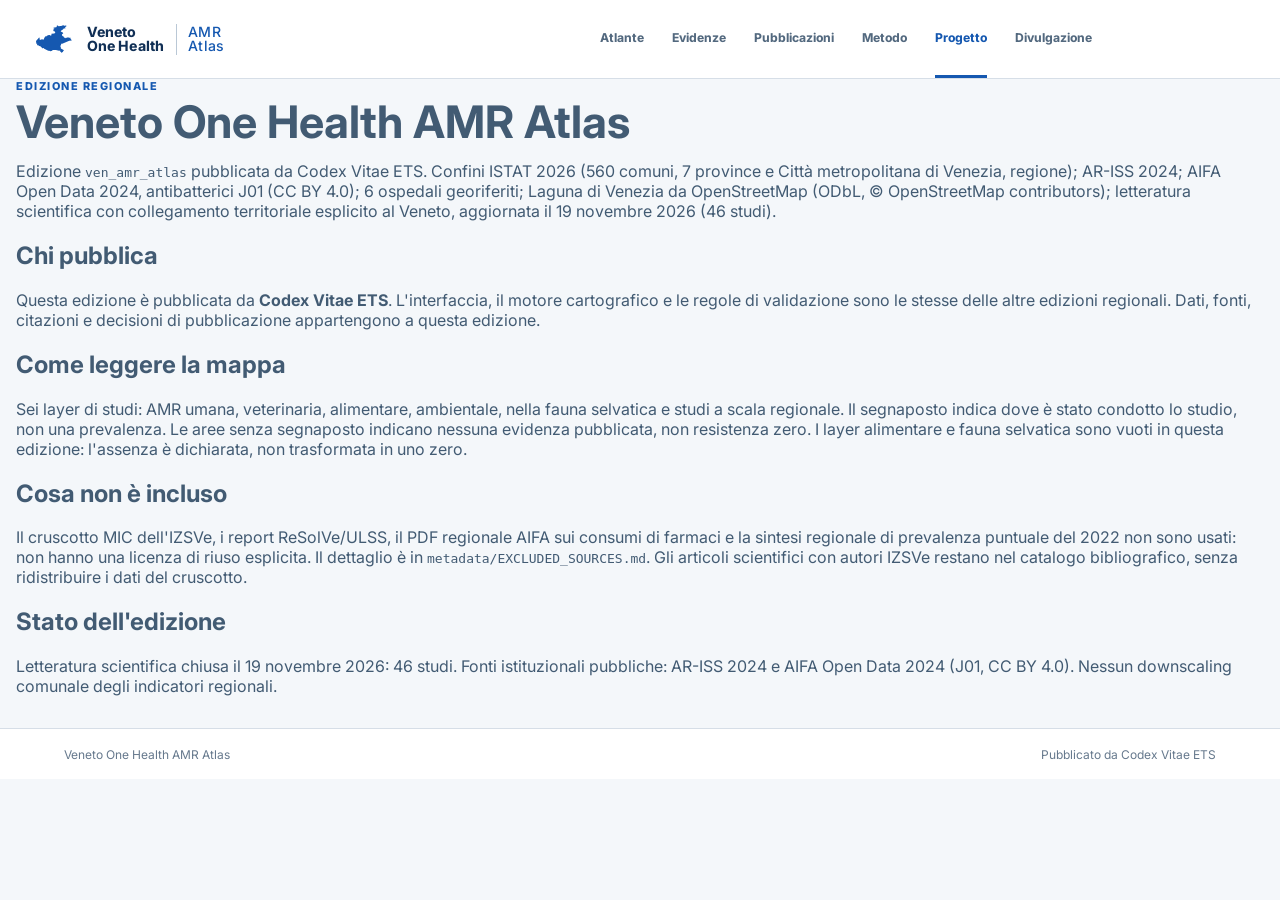
<file: about.html>
<!doctype html><html lang="it"><head><meta charset="utf-8"><meta name="author" content="Codex Vitae ETS"><meta name="viewport" content="width=device-width, initial-scale=1"><title>Progetto · Veneto One Health AMR Atlas</title><link rel="icon" href="data:"><link rel="stylesheet" href="assets/styles.css"><link rel="stylesheet" href="assets/regional-base.css"></head>
<body class="evidence-page"><header class="global-site-header"><div class="global-header-inner"><a class="global-brand" href="index.html"><span class="brand-code brand-code-icon" style="--brand-icon:url('public/brand/veneto-region-mark.svg')" aria-hidden="true">VEN</span><span class="global-brand-name">Veneto<br>One Health</span><span class="global-brand-divider"></span><span class="global-brand-atlas">AMR<br>Atlas</span></a><nav class="global-nav" aria-label="Navigazione principale"><a href="index.html">Atlante</a><a href="evidence.html">Evidenze</a><a href="publications.html">Pubblicazioni</a><a href="methodology.html">Metodo</a><a class="active" href="about.html">Progetto</a><a href="dissemination.html">Divulgazione</a></nav></div></header>
<main class="about-shell"><header class="about-hero"><p class="section-kicker">EDIZIONE REGIONALE</p><h1>Veneto One Health AMR Atlas</h1><p>Edizione <code>ven_amr_atlas</code> pubblicata da Codex Vitae ETS. Confini ISTAT 2026 (560 comuni, 7 province e Città metropolitana di Venezia, regione); AR-ISS 2024; AIFA Open Data 2024, antibatterici J01 (CC BY 4.0); 6 ospedali georiferiti; Laguna di Venezia da OpenStreetMap (ODbL, © OpenStreetMap contributors); letteratura scientifica con collegamento territoriale esplicito al Veneto, aggiornata il 19 novembre 2026 (46 studi).</p></header><section class="about-section"><h2>Chi pubblica</h2><p>Questa edizione è pubblicata da <strong>Codex Vitae ETS</strong>. L'interfaccia, il motore cartografico e le regole di validazione sono le stesse delle altre edizioni regionali. Dati, fonti, citazioni e decisioni di pubblicazione appartengono a questa edizione.</p></section><section class="about-section"><h2>Come leggere la mappa</h2><p>Sei layer di studi: AMR umana, veterinaria, alimentare, ambientale, nella fauna selvatica e studi a scala regionale. Il segnaposto indica dove è stato condotto lo studio, non una prevalenza. Le aree senza segnaposto indicano nessuna evidenza pubblicata, non resistenza zero. I layer alimentare e fauna selvatica sono vuoti in questa edizione: l'assenza è dichiarata, non trasformata in uno zero.</p></section><section class="about-section"><h2>Cosa non è incluso</h2><p>Il cruscotto MIC dell'IZSVe, i report ReSolVe/ULSS, il PDF regionale AIFA sui consumi di farmaci e la sintesi regionale di prevalenza puntuale del 2022 non sono usati: non hanno una licenza di riuso esplicita. Il dettaglio è in <code>metadata/EXCLUDED_SOURCES.md</code>. Gli articoli scientifici con autori IZSVe restano nel catalogo bibliografico, senza ridistribuire i dati del cruscotto.</p></section><section class="about-section"><h2>Stato dell'edizione</h2><p>Letteratura scientifica chiusa il 19 novembre 2026: 46 studi. Fonti istituzionali pubbliche: AR-ISS 2024 e AIFA Open Data 2024 (J01, CC BY 4.0). Nessun downscaling comunale degli indicatori regionali.</p></section></main><footer><span>Veneto One Health AMR Atlas</span><span>Pubblicato da Codex Vitae ETS</span></footer><script src="atlas-config.js"></script><script src="assets/atlas-core.js"></script><script data-goatcounter="https://atlanteamr.goatcounter.com/count" async src="//gc.zgo.at/count.js"></script></body></html>
</file>
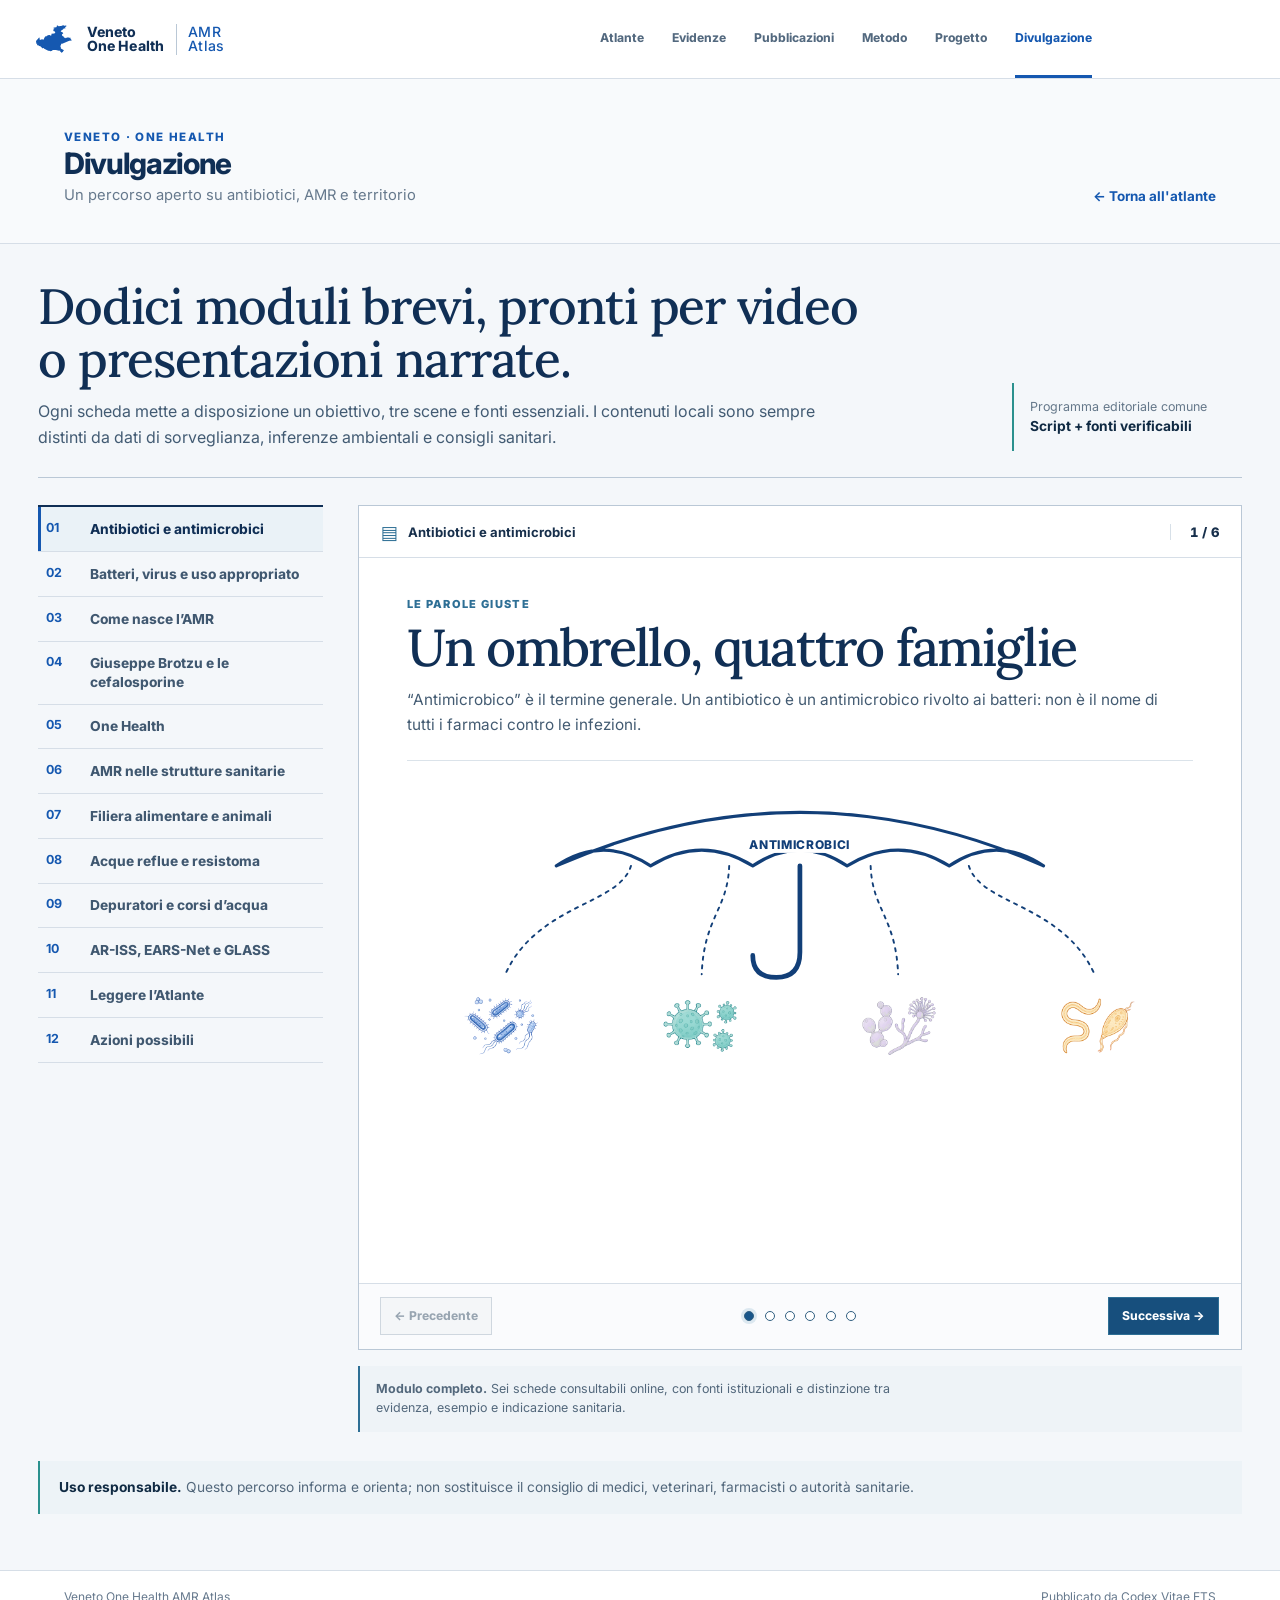
<file: dissemination.html>
<!doctype html><html lang="it"><head><meta charset="utf-8"><meta name="author" content="Codex Vitae ETS"><meta name="viewport" content="width=device-width, initial-scale=1"><title>Divulgazione · Veneto One Health AMR Atlas</title><link rel="icon" href="data:"><link rel="stylesheet" href="assets/styles.css"><link rel="stylesheet" href="assets/regional-base.css"><script defer src="assets/outreach-module-one.js"></script><script defer src="assets/outreach-module-two.js"></script><script defer src="assets/outreach-modules-three-twelve.js"></script><script defer src="assets/dissemination.js"></script></head>
<body class="evidence-page outreach-page"><header class="global-site-header"><div class="global-header-inner"><a class="global-brand" href="index.html" aria-label="Veneto One Health AMR Atlas"><span class="brand-code brand-code-icon" style="--brand-icon:url('public/brand/veneto-region-mark.svg')" aria-hidden="true">VEN</span><span class="global-brand-name">Veneto<br>One Health</span><span class="global-brand-divider" aria-hidden="true"></span><span class="global-brand-atlas">AMR<br>Atlas</span></a><nav class="global-nav" aria-label="Navigazione principale"><a href="index.html">Atlante</a><a href="evidence.html">Evidenze</a><a href="publications.html">Pubblicazioni</a><a href="methodology.html">Metodo</a><a href="about.html">Progetto</a><a class="active" href="dissemination.html">Divulgazione</a></nav></div></header>
<header class="site-header"><div><p class="eyebrow">Veneto · One Health</p><h1>Divulgazione</h1><p class="subtitle">Un percorso aperto su antibiotici, AMR e territorio</p></div><a class="header-back" href="index.html">← Torna all'atlante</a></header><main class="outreach-shell"><section class="outreach-intro"><div><h2>Dodici moduli brevi, pronti per video o presentazioni narrate.</h2><p>Ogni scheda mette a disposizione un obiettivo, tre scene e fonti essenziali. I contenuti locali sono sempre distinti da dati di sorveglianza, inferenze ambientali e consigli sanitari.</p></div><p class="outreach-status">Programma editoriale comune<br><strong>Script + fonti verificabili</strong></p></section><section class="outreach-workspace" aria-label="Percorso divulgativo"><aside id="outreach-index" class="outreach-index" aria-label="Indice dei moduli"></aside><article id="outreach-detail" class="outreach-detail" aria-live="polite"></article></section><section class="outreach-footnote"><strong>Uso responsabile.</strong> Questo percorso informa e orienta; non sostituisce il consiglio di medici, veterinari, farmacisti o autorità sanitarie.</section></main><footer><span>Veneto One Health AMR Atlas</span><span>Pubblicato da Codex Vitae ETS</span></footer><script data-goatcounter="https://atlanteamr.goatcounter.com/count" async src="//gc.zgo.at/count.js"></script></body></html>
</file>
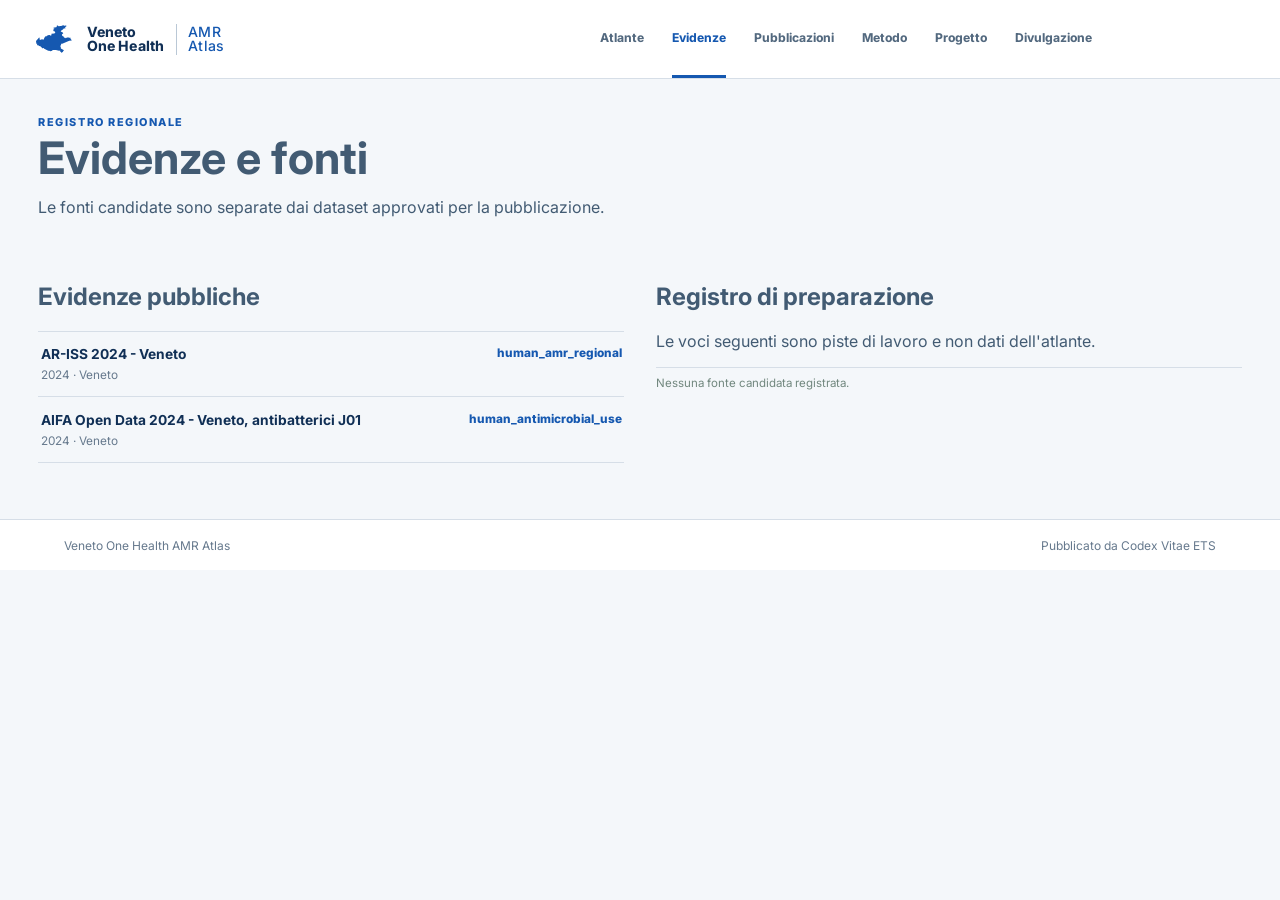
<file: evidence.html>
<!doctype html><html lang="it"><head><meta charset="utf-8"><meta name="author" content="Codex Vitae ETS"><meta name="viewport" content="width=device-width, initial-scale=1"><title>Evidenze · Veneto One Health AMR Atlas</title><link rel="icon" href="data:"><link rel="stylesheet" href="assets/styles.css"><link rel="stylesheet" href="assets/regional-base.css"></head>
<body class="evidence-page"><header class="global-site-header"><div class="global-header-inner"><a class="global-brand" href="index.html"><span class="brand-code brand-code-icon" style="--brand-icon:url('public/brand/veneto-region-mark.svg')" aria-hidden="true">VEN</span><span class="global-brand-name">Veneto<br>One Health</span><span class="global-brand-divider"></span><span class="global-brand-atlas">AMR<br>Atlas</span></a><nav class="global-nav" aria-label="Navigazione principale"><a href="index.html">Atlante</a><a class="active" href="evidence.html">Evidenze</a><a href="publications.html">Pubblicazioni</a><a href="methodology.html">Metodo</a><a href="about.html">Progetto</a><a href="dissemination.html">Divulgazione</a></nav></div></header>
<main class="evidence-shell"><header class="evidence-hero"><p class="section-kicker">REGISTRO REGIONALE</p><h1>Evidenze e fonti</h1><p>Le fonti candidate sono separate dai dataset approvati per la pubblicazione.</p></header><section id="evidence-root"><p>Caricamento catalogo...</p></section></main><footer><span>Veneto One Health AMR Atlas</span><span>Pubblicato da Codex Vitae ETS</span></footer><script src="atlas-config.js"></script><script src="assets/atlas-core.js"></script><script data-goatcounter="https://atlanteamr.goatcounter.com/count" async src="//gc.zgo.at/count.js"></script></body></html>
</file>
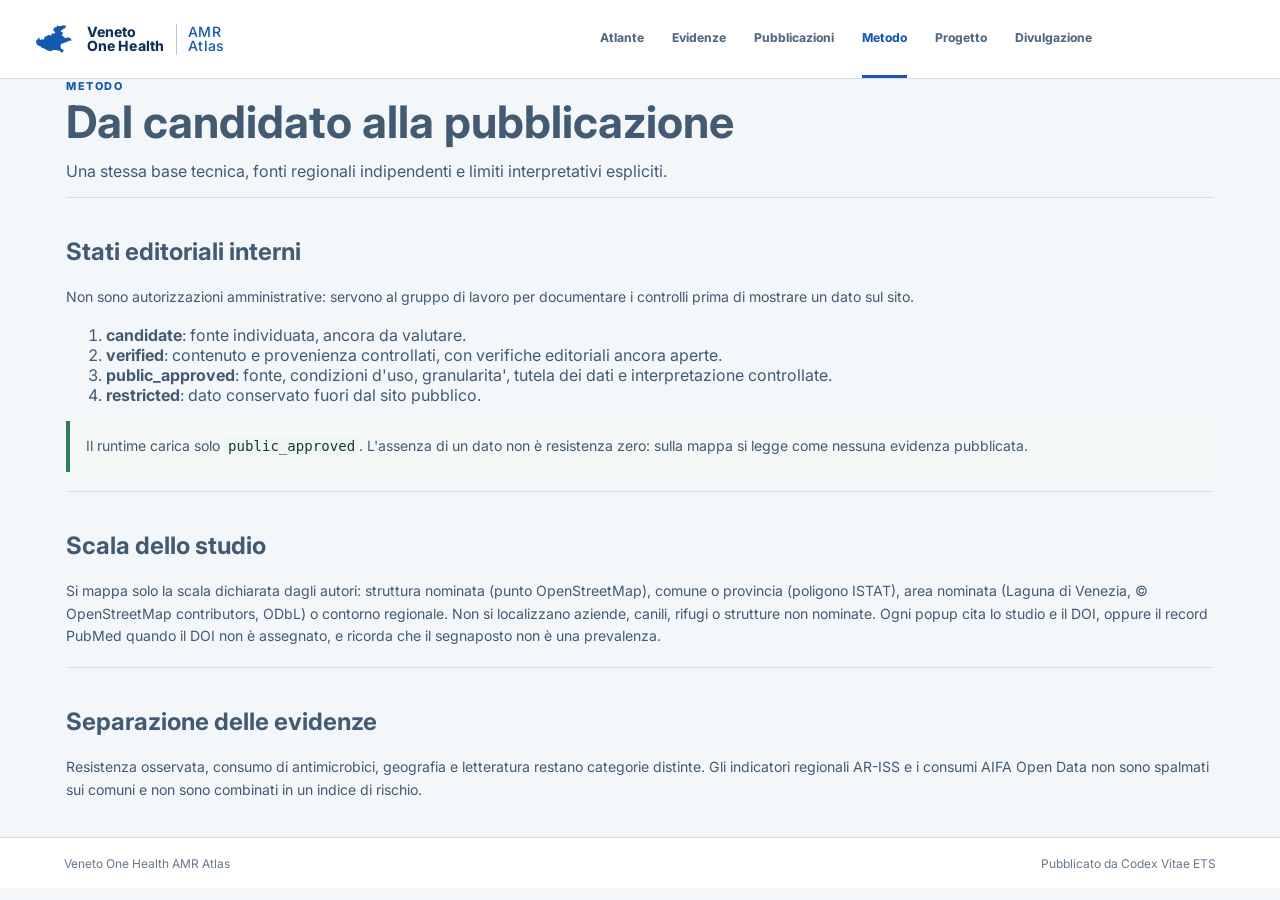
<file: methodology.html>
<!doctype html><html lang="it"><head><meta charset="utf-8"><meta name="author" content="Codex Vitae ETS"><meta name="viewport" content="width=device-width, initial-scale=1"><title>Metodo · Veneto One Health AMR Atlas</title><link rel="icon" href="data:"><link rel="stylesheet" href="assets/styles.css"><link rel="stylesheet" href="assets/regional-base.css"></head>
<body class="evidence-page"><header class="global-site-header"><div class="global-header-inner"><a class="global-brand" href="index.html"><span class="brand-code brand-code-icon" style="--brand-icon:url('public/brand/veneto-region-mark.svg')" aria-hidden="true">VEN</span><span class="global-brand-name">Veneto<br>One Health</span><span class="global-brand-divider"></span><span class="global-brand-atlas">AMR<br>Atlas</span></a><nav class="global-nav" aria-label="Navigazione principale"><a href="index.html">Atlante</a><a href="evidence.html">Evidenze</a><a href="publications.html">Pubblicazioni</a><a class="active" href="methodology.html">Metodo</a><a href="about.html">Progetto</a><a href="dissemination.html">Divulgazione</a></nav></div></header>
<main class="method-shell"><header class="method-hero"><p class="section-kicker">METODO</p><h1>Dal candidato alla pubblicazione</h1><p>Una stessa base tecnica, fonti regionali indipendenti e limiti interpretativi espliciti.</p></header><section class="method-section"><h2>Stati editoriali interni</h2><p>Non sono autorizzazioni amministrative: servono al gruppo di lavoro per documentare i controlli prima di mostrare un dato sul sito.</p><ol><li><strong>candidate</strong>: fonte individuata, ancora da valutare.</li><li><strong>verified</strong>: contenuto e provenienza controllati, con verifiche editoriali ancora aperte.</li><li><strong>public_approved</strong>: fonte, condizioni d'uso, granularita', tutela dei dati e interpretazione controllate.</li><li><strong>restricted</strong>: dato conservato fuori dal sito pubblico.</li></ol><p class="governance-note">Il runtime carica solo <code>public_approved</code>. L'assenza di un dato non è resistenza zero: sulla mappa si legge come nessuna evidenza pubblicata.</p></section><section class="method-section"><h2>Scala dello studio</h2><p>Si mappa solo la scala dichiarata dagli autori: struttura nominata (punto OpenStreetMap), comune o provincia (poligono ISTAT), area nominata (Laguna di Venezia, © OpenStreetMap contributors, ODbL) o contorno regionale. Non si localizzano aziende, canili, rifugi o strutture non nominate. Ogni popup cita lo studio e il DOI, oppure il record PubMed quando il DOI non è assegnato, e ricorda che il segnaposto non è una prevalenza.</p></section><section class="method-section"><h2>Separazione delle evidenze</h2><p>Resistenza osservata, consumo di antimicrobici, geografia e letteratura restano categorie distinte. Gli indicatori regionali AR-ISS e i consumi AIFA Open Data non sono spalmati sui comuni e non sono combinati in un indice di rischio.</p></section></main><footer><span>Veneto One Health AMR Atlas</span><span>Pubblicato da Codex Vitae ETS</span></footer><script src="atlas-config.js"></script><script src="assets/atlas-core.js"></script><script data-goatcounter="https://atlanteamr.goatcounter.com/count" async src="//gc.zgo.at/count.js"></script></body></html>
</file>
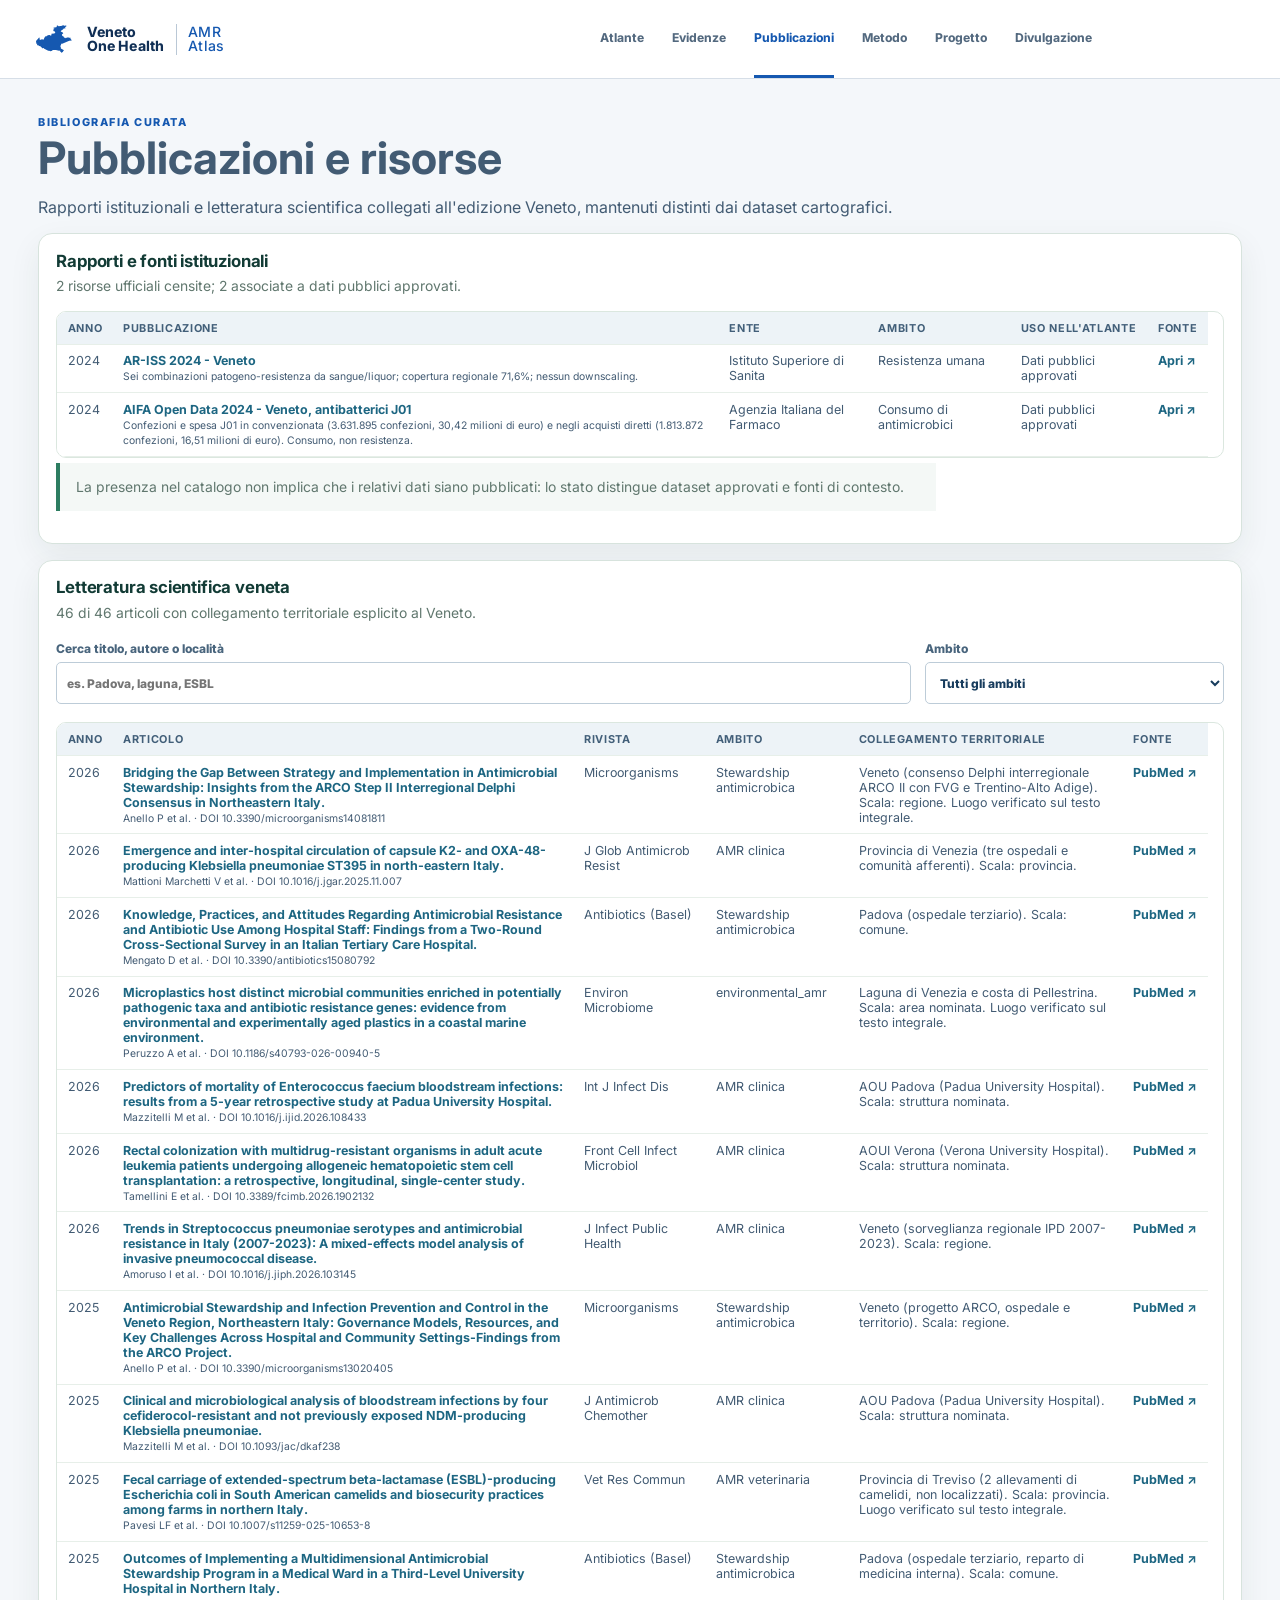
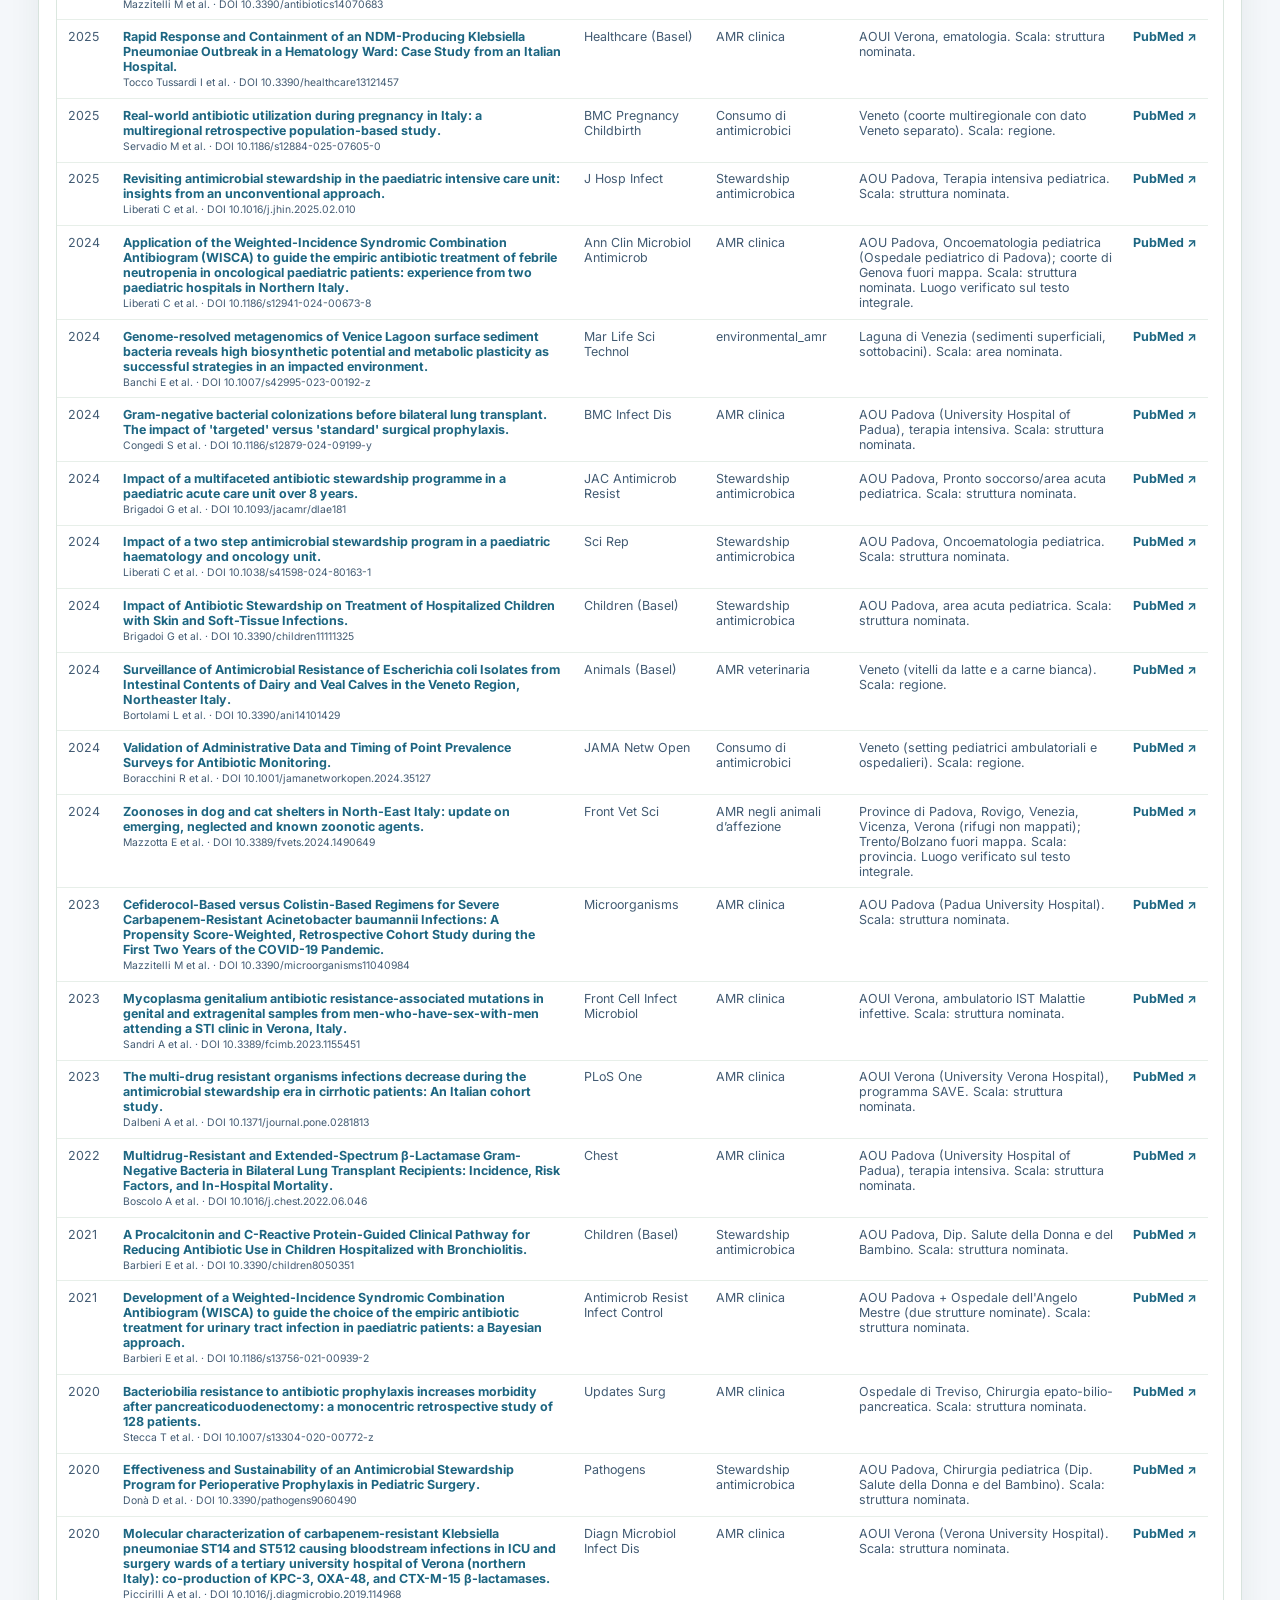
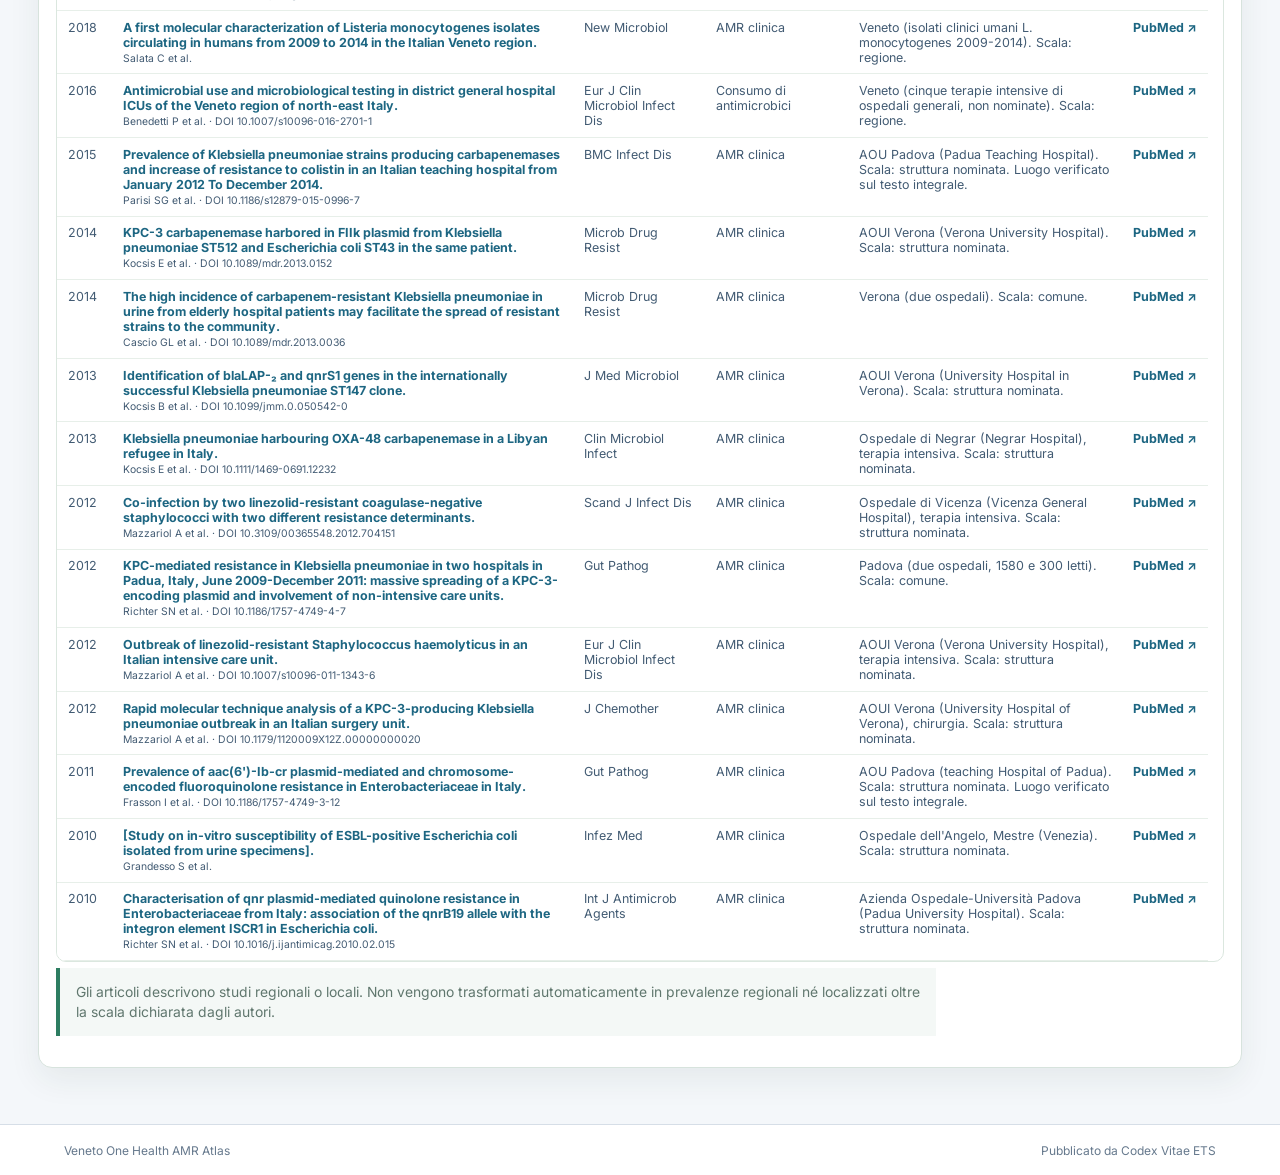
<file: publications.html>
<!doctype html><html lang="it"><head><meta charset="utf-8"><meta name="author" content="Codex Vitae ETS"><meta name="viewport" content="width=device-width, initial-scale=1"><title>Pubblicazioni · Veneto One Health AMR Atlas</title><link rel="icon" href="data:"><link rel="stylesheet" href="assets/styles.css"><link rel="stylesheet" href="assets/regional-base.css"></head>
<body class="evidence-page"><header class="global-site-header"><div class="global-header-inner"><a class="global-brand" href="index.html"><span class="brand-code brand-code-icon" style="--brand-icon:url('public/brand/veneto-region-mark.svg')" aria-hidden="true">VEN</span><span class="global-brand-name">Veneto<br>One Health</span><span class="global-brand-divider"></span><span class="global-brand-atlas">AMR<br>Atlas</span></a><nav class="global-nav" aria-label="Navigazione principale"><a href="index.html">Atlante</a><a href="evidence.html">Evidenze</a><a class="active" href="publications.html">Pubblicazioni</a><a href="methodology.html">Metodo</a><a href="about.html">Progetto</a><a href="dissemination.html">Divulgazione</a></nav></div></header>
<main class="evidence-shell"><header class="evidence-hero"><p class="section-kicker">BIBLIOGRAFIA CURATA</p><h1>Pubblicazioni e risorse</h1><p>Rapporti istituzionali e letteratura scientifica collegati all'edizione Veneto, mantenuti distinti dai dataset cartografici.</p></header><section class="literature-section"><div class="data-digest-heading"><div><h2>Rapporti e fonti istituzionali</h2><p id="publication-summary">Caricamento del catalogo...</p></div></div><div class="table-wrap"><table class="literature-table"><thead><tr><th>Anno</th><th>Pubblicazione</th><th>Ente</th><th>Ambito</th><th>Uso nell'Atlante</th><th>Fonte</th></tr></thead><tbody id="publication-rows"></tbody></table></div><p class="governance-note">La presenza nel catalogo non implica che i relativi dati siano pubblicati: lo stato distingue dataset approvati e fonti di contesto.</p></section><section class="literature-section"><div class="data-digest-heading"><div><h2>Letteratura scientifica veneta</h2><p id="literature-summary">Caricamento della letteratura...</p></div></div><div class="publication-filters"><label for="literature-search">Cerca titolo, autore o località<input id="literature-search" type="search" placeholder="es. Padova, laguna, ESBL"></label><label for="literature-scope">Ambito<select id="literature-scope"><option value="ALL">Tutti gli ambiti</option></select></label></div><div class="table-wrap"><table class="literature-table"><thead><tr><th>Anno</th><th>Articolo</th><th>Rivista</th><th>Ambito</th><th>Collegamento territoriale</th><th>Fonte</th></tr></thead><tbody id="literature-rows"></tbody></table></div><p class="governance-note">Gli articoli descrivono studi regionali o locali. Non vengono trasformati automaticamente in prevalenze regionali né localizzati oltre la scala dichiarata dagli autori.</p></section></main><footer><span>Veneto One Health AMR Atlas</span><span>Pubblicato da Codex Vitae ETS</span></footer><script src="atlas-config.js"></script><script src="assets/publications.js"></script><script data-goatcounter="https://atlanteamr.goatcounter.com/count" async src="//gc.zgo.at/count.js"></script></body></html>
</file>
<file: assets/styles.css>
@import url('https://fonts.googleapis.com/css2?family=Inter:wght@400;500;600;700;800&family=Lora:wght@400;500;600;700&display=swap');
:root { color-scheme: light; font-family: Inter, ui-sans-serif, system-ui, sans-serif; }
* { box-sizing: border-box; }
body { margin: 0; color: #18302b; background: #f4f7f5; }
.site-header { display: flex; align-items: end; justify-content: space-between; gap: 1rem; padding: 1.25rem 1.5rem 1rem; background: #123b35; color: #f5fbf7; }
.eyebrow { margin: 0 0 .25rem; font-size: .72rem; letter-spacing: .12em; text-transform: uppercase; color: #abd5bf; }
h1 { margin: 0; font-size: clamp(1.8rem, 4vw, 2.8rem); line-height: 1; }
.subtitle { margin: .4rem 0 0; color: #c8e4d5; }
.status { padding: .45rem .7rem; border: 1px solid #528d73; border-radius: 999px; font-size: .78rem; white-space: nowrap; }
.site-nav { display: flex; gap: 1.35rem; align-items: center; padding: .65rem 1.5rem; background: #fff; border-bottom: 1px solid #d7e3dd; box-shadow: 0 2px 12px #17352c0b; }
.site-nav a { color: #46665c; text-decoration: none; font-size: .82rem; font-weight: 700; padding: .25rem 0; border-bottom: 2px solid transparent; }
.site-nav a:hover, .site-nav a.active { color: #123b35; border-bottom-color: #d2763b; }
main { max-width: 1500px; margin: 0 auto; padding: 0 1rem 1rem; }
.intro { padding: .8rem .25rem; color: #46665c; font-size: .9rem; }
.intro p { margin: 0; }
.atlas-grid { display: grid; grid-template-columns: 285px minmax(0, 1fr); gap: .8rem; }
#map { height: min(76vh, 780px); min-height: 520px; border: 1px solid #c9d8d0; border-radius: 14px; box-shadow: 0 14px 36px #17352c1f; }
.amr-panel { max-height: min(76vh, 780px); overflow: auto; padding: 1rem; border: 1px solid #d7e3dd; border-radius: 14px; background: #fff; box-shadow: 0 12px 32px #17352c12; }
.amr-panel h2 { margin: 0; color: #123b35; }
.amr-panel h3 { margin: 1.4rem 0 .5rem; font-size: .8rem; text-transform: uppercase; letter-spacing: .08em; color: #60776e; }
.panel-note { color: #60776e; font-size: .82rem; line-height: 1.4; }
.amr-panel label { display: block; margin: 1rem 0 .35rem; font-size: .8rem; font-weight: 600; }
.amr-panel select { width: 100%; padding: .5rem; border: 1px solid #b8cec3; border-radius: 6px; background: #f8fbf9; }
.amr-state { margin-top: 1rem; padding: .7rem .75rem; border-left: 3px solid #d2763b; border-radius: 0 8px 8px 0; background: #fff7ef; color: #4f3f2a; font-size: .8rem; line-height: 1.45; }
.dashboard-tools { display: flex; align-items: center; justify-content: space-between; gap: .5rem; margin-top: .65rem; }
.dashboard-tools button { border: 1px solid #9bb9aa; background: #fff; color: #1d6682; padding: .35rem .5rem; border-radius: 4px; cursor: pointer; font-size: .72rem; font-weight: 800; }
.dashboard-tools button:hover, .dashboard-tools button:focus-visible { border-color: #1d6682; background: #f2f8fb; }
#filter-status { color: #71877e; font-size: .7rem; text-align: right; }
.dashboard-metrics { display: grid; grid-template-columns: 1fr 1fr; gap: .55rem; margin-top: .7rem; }
.dashboard-metrics div { padding: .6rem .65rem; border-top: 2px solid #2f78b7; background: #f5fafc; }
.dashboard-metrics strong { display: block; color: #123b35; font-size: 1.15rem; }
.dashboard-metrics span { display: block; color: #60776e; font-size: .67rem; }
.filtered-evidence { margin-top: 1rem; padding-top: .75rem; border-top: 1px solid #d7e3dd; }
.filtered-heading { display: flex; justify-content: space-between; align-items: baseline; gap: .5rem; }
.filtered-heading h3 { margin: 0; }
#filtered-count { color: #71877e; font-size: .7rem; }
.filtered-row { display: flex; justify-content: space-between; gap: .5rem; padding: .55rem 0; border-bottom: 1px solid #e3ece7; color: #1d6682; text-decoration: none; }
.filtered-row:hover { background: #f5fafc; }
.filtered-row strong { display: block; color: #21443a; font-size: .75rem; }
.filtered-row small { display: block; margin-top: .14rem; color: #71877e; font-size: .67rem; line-height: 1.25; }
.filtered-row em { flex: 0 0 auto; color: #1d6682; font-size: .64rem; font-style: normal; font-weight: 800; text-align: right; }
.empty-filter, .more-filter { margin: .55rem 0; color: #71877e; font-size: .72rem; line-height: 1.35; }
.layer-hint { display: grid; gap: .45rem; }
.layer-hint p { margin: 0; }
.layer-hint button { width: 100%; border: 1px solid #65a4ce; border-radius: 4px; background: #0b3a6b; color: #dff6fb; padding: .48rem .55rem; cursor: pointer; font: inherit; font-size: .68rem; font-weight: 800; text-align: left; }
.layer-hint button:hover, .layer-hint button:focus-visible { background: #10487d; outline: 0; }
.layer-hint.compact { margin-top: .65rem; padding-top: .65rem; border-top: 1px solid #ffffff1f; }
.evidence-card { margin-top: .6rem; padding: .75rem; border: 1px solid #dbe7df; border-radius: 10px; background: linear-gradient(180deg, #ffffff 0%, #f7faf8 100%); font-size: .78rem; line-height: 1.45; box-shadow: 0 1px 0 #ffffff inset; }
.evidence-card strong { display: block; margin-bottom: .2rem; color: #123b35; font-size: .82rem; }
.evidence-card small { color: #657a71; }
.evidence-table { width: 100%; margin-top: .45rem; border-collapse: collapse; font-size: .7rem; }
.evidence-table th, .evidence-table td { padding: .18rem; text-align: left; border-bottom: 1px solid #dbe7df; }
.source-links { padding-left: 1.1rem; margin: 0; font-size: .85rem; line-height: 1.8; }
.literature-section { margin-top: 1rem; padding: 1.05rem; border: 1px solid #d7e3dd; border-radius: 14px; background: #fff; box-shadow: 0 12px 32px #17352c12; }
.literature-section h2 { margin: 0; font-size: 1.05rem; color: #123b35; letter-spacing: -.01em; }
.literature-section p { margin: .35rem 0 .9rem; max-width: 880px; color: #60776e; font-size: .87rem; line-height: 1.45; }
.table-wrap { max-height: 360px; overflow: auto; border: 1px solid #dbe7df; border-radius: 10px; background: #fff; scrollbar-gutter: stable; scrollbar-width: auto; scrollbar-color: #3d6f8c #e4edf3; }
.table-wrap::-webkit-scrollbar { width: 14px; height: 14px; }
.table-wrap::-webkit-scrollbar-track { background: #e4edf3; }
.table-wrap::-webkit-scrollbar-thumb { background: #3d6f8c; border-radius: 8px; border: 2px solid #e4edf3; }
.evidence-page .table-wrap { max-height: none; overflow-x: auto; overflow-y: visible; }
.literature-table { width: 100%; border-collapse: separate; border-spacing: 0; font-size: .78rem; background: #fff; }
.literature-table th, .literature-table td { padding: .55rem .65rem; text-align: left; vertical-align: top; border-bottom: 1px solid #e7efe9; }
.literature-table th { position: sticky; top: 0; background: #f1f6f3; color: #31574e; font-size: .68rem; text-transform: uppercase; letter-spacing: .06em; font-weight: 700; }
.literature-table tbody tr:hover { background: #f8fbf9; }
.literature-table a { color: #1d6682; font-weight: 700; text-decoration: none; }
.table-action, .inline-action { display: inline-block; margin-top: .35rem; color: #1d6682; font-weight: 800; text-decoration: none; }
.literature-table th:last-child, .literature-table td:last-child { white-space: nowrap; }
.evidence-card#literature-card { border: 0; padding-left: 0; padding-right: 0; background: transparent; box-shadow: none; }
.evidence-page { background: #f5f8f7; }
.header-back { color: #e8f5ee; font-weight: 700; text-decoration: none; font-size: .84rem; }
.evidence-shell { max-width: 1220px; margin: 0 auto; padding: 2rem 1.25rem 3rem; }
.back-link { display: inline-block; color: #1d6682; font-size: .82rem; font-weight: 800; text-decoration: none; margin-bottom: 1.3rem; }
.evidence-heading { display: flex; justify-content: space-between; gap: 2rem; align-items: end; padding-bottom: 1.55rem; border-bottom: 1px solid #cfded7; }
.section-kicker { margin: 0 0 .45rem; color: #c16f24; font-size: .68rem; font-weight: 800; letter-spacing: .14em; }
.evidence-heading h2 { max-width: 820px; margin: 0; color: #123b35; font-size: clamp(1.8rem, 4vw, 3.1rem); letter-spacing: -.035em; line-height: 1.06; }
.evidence-subtitle { margin: .65rem 0 0; color: #60776e; font-size: 1rem; }
.tag-list { display: flex; flex-wrap: wrap; justify-content: flex-end; gap: .4rem; }
.tag-list span { padding: .35rem .55rem; border: 1px solid #cbded4; color: #31574e; background: #fff; border-radius: 4px; font-size: .72rem; font-weight: 700; }
.evidence-layout { display: grid; grid-template-columns: minmax(0, 1fr) 285px; gap: 2.4rem; padding-top: 1.8rem; }
.evidence-article { min-width: 0; }
.evidence-article section { padding: 0 0 1.6rem; margin-bottom: 1.55rem; border-bottom: 1px solid #d7e3dd; }
.evidence-article h3, .directory-layout h3 { margin: 0 0 .7rem; color: #123b35; font-size: 1.05rem; }
.evidence-article p { max-width: 780px; margin: .45rem 0; color: #46665c; line-height: 1.65; }
.callout { padding: .8rem 1rem; border-left: 3px solid #d2763b; background: #fffaf4; color: #4f3f2a !important; }
.fact-list { margin: 0; display: grid; gap: .7rem; }
.fact-list div { display: grid; grid-template-columns: 150px 1fr; gap: 1rem; padding-bottom: .55rem; border-bottom: 1px solid #e3ece7; }
.fact-list dt { color: #71877e; font-size: .72rem; text-transform: uppercase; letter-spacing: .06em; font-weight: 800; }
.fact-list dd { margin: 0; color: #21443a; font-size: .88rem; }
.evidence-rail { display: flex; flex-direction: column; gap: .85rem; }
.source-box { padding: 1rem; border-top: 3px solid #2f78b7; background: #fff; box-shadow: 0 8px 20px #17352c0d; }
.source-box h3 { margin: 0 0 .65rem; color: #123b35; font-size: .82rem; text-transform: uppercase; letter-spacing: .07em; }
.source-box p { margin: .35rem 0; color: #60776e; font-size: .82rem; line-height: 1.45; }
.source-link { display: inline-block; margin-top: .55rem; color: #1d6682; font-size: .82rem; font-weight: 800; text-decoration: none; }
.button-link { display: inline-block; margin-top: .65rem; padding: .5rem .75rem; border: 1px solid #2f78b7; color: #1d6682; font-size: .78rem; font-weight: 800; text-decoration: none; background: #f7fbfd; }
.metric-grid { display: grid; grid-template-columns: repeat(3, minmax(0, 1fr)); gap: .7rem; }
.metric-grid div { padding: .9rem; background: #fff; border-top: 3px solid #2f78b7; }
.metric-grid strong { display: block; color: #123b35; font-size: 1.45rem; }
.metric-grid span { display: block; margin-top: .2rem; color: #60776e; font-size: .75rem; line-height: 1.3; }
.result-table-wrap { overflow: auto; background: #fff; border: 1px solid #d7e3dd; }
.result-table { width: 100%; border-collapse: collapse; font-size: .78rem; }
.result-table th, .result-table td { padding: .55rem .65rem; text-align: left; border-bottom: 1px solid #e2ece7; }
.result-table th { background: #eef5f2; color: #31574e; font-size: .68rem; text-transform: uppercase; letter-spacing: .05em; }
.directory-layout { display: grid; grid-template-columns: 1fr 1fr; gap: 2rem; padding-top: 1.8rem; }
.directory-list { display: flex; flex-direction: column; border-top: 1px solid #cfded7; }
.directory-row { display: flex; justify-content: space-between; gap: 1rem; padding: .9rem .15rem; border-bottom: 1px solid #d7e3dd; color: #1d6682; text-decoration: none; }
.directory-row strong { display: block; color: #123b35; font-size: .86rem; line-height: 1.3; }
.directory-row small { display: block; margin-top: .25rem; color: #71877e; font-size: .74rem; }
.directory-row > span:last-child { flex: 0 0 auto; font-size: .74rem; font-weight: 800; }
.loading-state, .empty-state { padding: 3rem 0; color: #60776e; }
.method-shell { max-width: 1180px; }
.method-grid { display: grid; grid-template-columns: repeat(4, minmax(0, 1fr)); gap: .85rem; padding: 1.4rem 0 1rem; }
.method-grid article { padding: 1rem; border-top: 3px solid #2f78b7; background: #fff; box-shadow: 0 8px 20px #17352c0d; }
.method-grid h3, .method-section h3 { margin: 0 0 .65rem; color: #123b35; font-size: .95rem; }
.method-grid p, .method-section p { margin: 0; color: #46665c; font-size: .88rem; line-height: 1.62; }
.method-section { padding: 1.2rem 0; border-top: 1px solid #d7e3dd; }
.method-section.two-col { display: grid; grid-template-columns: 1fr 1fr; gap: 2rem; }
.method-table-wrap { overflow: auto; border: 1px solid #d7e3dd; background: #fff; }
.method-section code { padding: .08rem .25rem; background: #eef5f2; color: #123b35; border-radius: 3px; }
.method-section-heading { max-width: 760px; }
.method-section-heading h3 { margin: .2rem 0 .45rem; font-size: 1.08rem; color: #123b35; }
.efsa-method { border-top: 1px solid #cbded7; }
.threshold-scale { display: grid; grid-template-columns: repeat(8, minmax(0, 1fr)); gap: .25rem; margin: 1rem 0; }
.threshold-scale span { min-height: 64px; padding: .6rem .45rem; display: flex; flex-direction: column; justify-content: center; gap: .25rem; color: #082f2c; font-size: .72rem; font-weight: 850; line-height: 1.15; text-transform: uppercase; background: linear-gradient(180deg, #eef8f2, #c8ead5); border: 1px solid #d7e3dd; }
.threshold-scale span:nth-child(2) { background: #edf8ef; }
.threshold-scale span:nth-child(3) { background: #d9f0d3; }
.threshold-scale span:nth-child(4) { background: #b7e3b1; }
.threshold-scale span:nth-child(5) { background: #fee08b; }
.threshold-scale span:nth-child(6) { background: #fdae61; }
.threshold-scale span:nth-child(7) { background: #f46d43; color: #fff; }
.threshold-scale span:nth-child(8) { background: #a50026; color: #fff; }
.threshold-scale small { font-size: .68rem; font-weight: 650; text-transform: none; opacity: .82; }
.threshold-scale .threshold-muted { background: #eef2f3; color: #61736f; }
.method-note-grid { display: grid; grid-template-columns: repeat(3, minmax(0, 1fr)); gap: .85rem; margin-top: .85rem; }
.method-note-grid article { padding: .9rem; background: #fff; border-left: 3px solid #2f78b7; box-shadow: 0 8px 20px #17352c0d; }
.method-note-grid h4 { margin: 0 0 .45rem; color: #123b35; font-size: .86rem; }
.method-links { margin-top: .9rem !important; font-size: .8rem !important; }
.method-links a { color: #087d9c; font-weight: 750; text-decoration: none; }
.method-links a:hover { text-decoration: underline; }
.glass-method { border-top-color: #d3dfec; }
.glass-grid article { border-left-color: #315f9e; }
.glass-indicators { display: grid; grid-template-columns: repeat(3, minmax(0, 1fr)); gap: .85rem; margin-top: .9rem; }
.glass-indicators span { padding: .9rem; background: #f6f9fd; border: 1px solid #d8e4f0; color: #46657f; font-size: .8rem; line-height: 1.48; }
.glass-indicators strong { color: #143b60; font-size: .78rem; letter-spacing: .05em; text-transform: uppercase; }
@media (max-width: 900px) { .atlas-grid { grid-template-columns: 1fr; } .amr-panel { order: 2; } #map { order: 1; } }
footer { display: flex; justify-content: space-between; gap: 1rem; padding: .75rem .25rem; color: #60776e; font-size: .75rem; }
.leaflet-control-layers, .leaflet-popup-content-wrapper { border-radius: 10px; }
.leaflet-control-layers { border: 1px solid #d7e3dd !important; box-shadow: 0 8px 24px #17352c24 !important; font-size: .78rem; }
.leaflet-control-layers label { line-height: 1.35; margin: .18rem 0; }
.layer-group-label { font-weight: 700; color: #244f68; }
.layer-swatch { display: inline-block; width: .62rem; height: .62rem; margin: 0 .35rem 0 .1rem; border-radius: 999px; vertical-align: -1px; box-shadow: 0 0 0 1px #ffffff, 0 0 0 2px #0000001f; }
@media (max-width: 700px) { .site-header, footer { align-items: flex-start; flex-direction: column; } #map { min-height: 470px; } }
@media (max-width: 760px) { .site-nav { gap: .85rem; padding-inline: 1rem; overflow-x: auto; } .site-header { padding-inline: 1rem; } .evidence-heading { display: block; } .tag-list { justify-content: flex-start; margin-top: 1rem; } .evidence-layout, .directory-layout { grid-template-columns: 1fr; gap: 1.2rem; } .fact-list div { grid-template-columns: 1fr; gap: .2rem; } .metric-grid { grid-template-columns: 1fr; } .evidence-shell { padding-inline: 1rem; } }

/* Public atlas dashboard: scoped so evidence pages keep their editorial layout. */
body.atlas-dashboard { min-height: 100vh; background: #edf2f7; color: #15314f; }
.atlas-dashboard .dashboard-shell { min-height: 100vh; display: grid; grid-template-columns: 292px minmax(0, 1fr); }
.atlas-dashboard .dashboard-sidebar { position: sticky; top: 0; height: 100vh; overflow: hidden; display: flex; flex-direction: column; background: #062c56; color: #f4f9ff; box-shadow: 12px 0 32px #07213a1f; z-index: 20; }
.atlas-brand { display: flex; align-items: center; gap: .85rem; min-height: 104px; padding: 1.55rem 1.65rem 1.25rem; color: #fff; text-decoration: none; border-bottom: 1px solid #ffffff20; }
.atlas-brand strong { display: block; font-size: 1.02rem; line-height: 1.04; letter-spacing: -.025em; }
.atlas-brand small { display: block; margin-top: .26rem; color: #82d9e6; font-size: .7rem; letter-spacing: .12em; font-weight: 800; text-transform: uppercase; }
.brand-mark { width: 33px; height: 45px; display: grid; grid-template-columns: repeat(3, 1fr); grid-auto-rows: 8px; gap: 3px; transform: rotate(8deg); }
.brand-mark i { display: block; border-radius: 2px; background: #49c8db; }
.brand-mark i:nth-child(1), .brand-mark i:nth-child(3), .brand-mark i:nth-child(7) { opacity: .35; }
.brand-mark i:nth-child(2) { grid-column: 2 / 4; }.brand-mark i:nth-child(4) { grid-column: 1 / 3; }.brand-mark i:nth-child(5) { grid-column: 2 / 4; }.brand-mark i:nth-child(6) { grid-column: 1 / 3; }
.sidebar-scroll { overflow: auto; padding: 1.6rem 1.35rem 2rem; scrollbar-color: #4b769c #062c56; }
.sidebar-kicker, .atlas-dashboard .rail-kicker { margin: 0 0 .7rem; color: #5bd3e3; font-size: .66rem; font-weight: 800; letter-spacing: .16em; text-transform: uppercase; }
.atlas-dashboard .panel-note { margin: 0 0 1.25rem; color: #b5c9df; font-size: .76rem; line-height: 1.48; }
.atlas-dashboard .dashboard-sidebar label { display: block; color: #e7f1fb; margin: 1.05rem 0 .42rem; font-size: .72rem; font-weight: 750; }
.atlas-dashboard .dashboard-sidebar select { appearance: none; width: 100%; min-height: 40px; border: 1px solid #6d9bbf; border-radius: 5px; background: #0b3a6b; color: #f3f8ff; padding: .55rem .65rem; font-size: .78rem; font-family: inherit; }
.atlas-dashboard .dashboard-sidebar select:focus-visible { outline: 2px solid #55d0df; outline-offset: 2px; }
.atlas-dashboard .dashboard-sidebar option { color: #15314f; background: #fff; }
.atlas-dashboard .amr-panel { max-height: none; overflow: visible; padding: 0; border: 0; border-radius: 0; background: transparent; box-shadow: none; color: #f3f8ff; }
.atlas-dashboard .amr-panel h2 { display: none; }
.atlas-dashboard .amr-panel h3 { color: #91b6d5; font-size: .67rem; letter-spacing: .13em; }
.atlas-dashboard .amr-panel label { color: #e7f1fb; margin: 1.05rem 0 .42rem; font-size: .72rem; font-weight: 750; }
.atlas-dashboard .amr-panel select { appearance: none; min-height: 40px; border: 1px solid #6d9bbf; border-radius: 5px; background: #0b3a6b; color: #f3f8ff; padding: .55rem .65rem; font-size: .78rem; }
.atlas-dashboard .amr-panel option { color: #15314f; background: #fff; }
.atlas-dashboard .amr-state { margin-top: .85rem; border-left: 2px solid #4dc6d9; border-radius: 0; background: #0a3968; color: #d9ebfb; font-size: .73rem; }
.atlas-dashboard .dashboard-tools { margin-top: .7rem; align-items: flex-start; }
.atlas-dashboard .dashboard-tools button { border-color: #65a4ce; border-radius: 4px; background: transparent; color: #dff6fb; }
.atlas-dashboard .dashboard-tools button:hover { background: #0b3a6b; }
.atlas-dashboard #filter-status { color: #9ebbd6; font-size: .64rem; }
.atlas-dashboard .dashboard-metrics { gap: .4rem; margin-top: .9rem; }
.atlas-dashboard .dashboard-metrics div { padding: .62rem; border-top: 2px solid #55d0df; background: #0b3a6b; }
.atlas-dashboard .dashboard-metrics strong { color: #fff; font-size: 1.12rem; }.atlas-dashboard .dashboard-metrics span { color: #b9cce0; font-size: .64rem; }
.atlas-dashboard .time-profile { margin-top: 1rem; padding-top: .85rem; border-top: 1px solid #ffffff1f; }
.atlas-dashboard .filtered-heading { color: #d8eafa; }.atlas-dashboard #filtered-count, .atlas-dashboard .time-profile .filtered-heading span { color: #8eb3d4; font-size: .66rem; }
.time-distribution { display: grid; gap: .42rem; margin-top: .6rem; }
.time-row { display: grid; grid-template-columns: 62px minmax(0, 1fr) 16px; gap: .42rem; align-items: center; color: #b9cde0; font-size: .63rem; }
.time-row i { display: block; height: 6px; overflow: hidden; background: #1b4c79; border-radius: 10px; }.time-row b { display: block; height: 100%; min-width: 2px; background: #4bc9d9; border-radius: inherit; }.time-row strong { color: #e5f7fa; font-size: .65rem; text-align: right; }
.atlas-dashboard .filtered-evidence { margin-top: 1rem; border-color: #ffffff1f; }.atlas-dashboard .filtered-row { width: 100%; align-items: flex-start; padding: .58rem 0; border: 0; border-bottom: 1px solid #ffffff16; background: transparent; color: inherit; cursor: pointer; text-align: left; font-family: inherit; }.atlas-dashboard .filtered-row:hover { background: #0b3a6b; }.atlas-dashboard .filtered-row strong { color: #eef8ff; }.atlas-dashboard .filtered-row small { color: #9cb9d3; }.atlas-dashboard .filtered-row em { color: #67d1df; }
.atlas-dashboard .empty-filter, .atlas-dashboard .more-filter { color: #a9c0d7; }.atlas-dashboard .evidence-card { border-color: #ffffff1e; border-radius: 5px; background: #0b3a6b; box-shadow: none; color: #dceaf7; }.atlas-dashboard .evidence-card strong { color: #fff; }.atlas-dashboard .evidence-card small { color: #b7cae0; }.atlas-dashboard .evidence-table th, .atlas-dashboard .evidence-table td { border-color: #ffffff1d; }.atlas-dashboard .source-links { color: #dceafa; }.atlas-dashboard .source-links a { color: #74d7e3; }
.atlas-dashboard .dashboard-workspace { min-width: 0; }.atlas-dashboard .workspace-topbar { height: 65px; display: flex; align-items: center; justify-content: space-between; gap: 1rem; padding: 0 2.15rem; background: #fff; border-bottom: 1px solid #dbe5ef; }.atlas-dashboard .workspace-nav { display: flex; gap: 1.55rem; height: 100%; align-items: center; }.atlas-dashboard .workspace-nav a { height: 100%; display: flex; align-items: center; border-bottom: 3px solid transparent; color: #5a7189; text-decoration: none; font-size: .78rem; font-weight: 750; }.atlas-dashboard .workspace-nav a.active, .atlas-dashboard .workspace-nav a:hover { color: #0c5078; border-bottom-color: #46bfd0; }.atlas-dashboard .status { border-color: #c9dce9; color: #48657f; background: #f8fbfd; }
.atlas-dashboard .workspace-main { max-width: none; margin: 0; padding: 2rem 2.15rem 1.2rem; }.atlas-dashboard .intro { display: flex; justify-content: space-between; align-items: end; gap: 2rem; padding: 0 0 1.5rem; }.atlas-dashboard .intro h1 { color: #10375c; font-size: clamp(1.85rem, 3vw, 2.65rem); letter-spacing: -.04em; }.atlas-dashboard .intro > p:last-child { max-width: 500px; margin: 0; color: #667f96; font-size: .83rem; line-height: 1.55; }.atlas-dashboard .section-kicker { color: #1595aa; }
.atlas-dashboard .overview-strip { display: grid; grid-template-columns: repeat(5, minmax(0, 1fr)); gap: .65rem; margin: 0 0 1rem; }
.atlas-dashboard .overview-strip div { padding: .85rem .9rem; border: 1px solid #d5e1eb; border-radius: 8px; background: #fff; box-shadow: 0 10px 24px #183a5a0a; }
.atlas-dashboard .overview-strip strong { display: block; color: #10375c; font-size: 1.28rem; line-height: 1; }
.atlas-dashboard .overview-strip span { display: block; margin-top: .35rem; color: #667f96; font-size: .68rem; font-weight: 800; letter-spacing: .04em; text-transform: uppercase; }
.atlas-dashboard .atlas-grid { display: grid; grid-template-columns: minmax(0, 1fr) 285px; gap: 1rem; }.atlas-dashboard .map-stage { min-width: 0; overflow: hidden; border: 1px solid #d5e1eb; border-radius: 8px; background: #fff; box-shadow: 0 14px 32px #183a5a10; }.atlas-dashboard #map { height: min(65vh, 650px); min-height: 520px; border: 0; border-radius: 0; box-shadow: none; }.atlas-dashboard .results-rail { padding: 1.25rem; background: #fff; border: 1px solid #d5e1eb; border-radius: 8px; box-shadow: 0 14px 32px #183a5a0d; }.atlas-dashboard .results-rail h2 { margin: 0 0 .85rem; color: #133b60; font-size: .96rem; }.selected-evidence { color: #617a91; font-size: .78rem; line-height: 1.55; }.selected-evidence p { margin: 0 0 .85rem; }.selected-evidence h3 { margin: 0 0 .45rem; color: #174a70; font-size: .88rem; }.selected-evidence dl { display: grid; gap: .5rem; margin: .9rem 0 0; }.selected-evidence dl div { padding-top: .5rem; border-top: 1px solid #e5edf3; }.selected-evidence dt { color: #7890a5; font-size: .63rem; font-weight: 800; letter-spacing: .07em; text-transform: uppercase; }.selected-evidence dd { margin: .14rem 0 0; color: #345a78; font-size: .72rem; }.rail-link { display: inline-flex; gap: .5rem; align-items: center; margin-top: 1rem; color: #087d9c; font-size: .75rem; font-weight: 800; text-decoration: none; }.rail-link span { font-size: 1rem; }
.atlas-dashboard .temporal-strip { display: flex; justify-content: space-between; gap: 2rem; align-items: end; margin-top: 1rem; padding: 1.25rem 1.4rem; background: #e8f4f7; border-left: 3px solid #48c0d0; }.atlas-dashboard .temporal-strip h2 { margin: 0; color: #153e62; font-size: 1rem; }.atlas-dashboard .temporal-strip p:last-child { max-width: 500px; margin: 0; color: #638096; font-size: .76rem; line-height: 1.45; }
.atlas-dashboard .data-digest { margin-top: 1rem; padding: 1.25rem 1.4rem; border: 1px solid #d5e1eb; border-radius: 8px; background: #fff; box-shadow: 0 10px 28px #183a5a0b; }
.atlas-dashboard .data-digest-heading { display: flex; align-items: end; justify-content: space-between; gap: 1rem; padding-bottom: .85rem; border-bottom: 1px solid #e2ebf2; }
.atlas-dashboard .data-digest-heading h2 { margin: 0; color: #143b60; font-size: 1rem; letter-spacing: -.01em; }
.atlas-dashboard .data-digest-heading a { color: #087d9c; font-size: .74rem; font-weight: 800; text-decoration: none; }
.atlas-dashboard .digest-grid { display: grid; grid-template-columns: minmax(0, 1.35fr) minmax(280px, .65fr); gap: 1rem; padding-top: 1rem; }
.atlas-dashboard .digest-group { min-width: 0; }
.atlas-dashboard .digest-group h3 { margin: 0 0 .6rem; color: #6a8197; font-size: .68rem; font-weight: 850; letter-spacing: .11em; text-transform: uppercase; }
.atlas-dashboard .data-digest .evidence-card { margin-top: .5rem; border: 1px solid #e0e8ef; border-radius: 6px; background: #f9fbfd; color: #385b78; box-shadow: none; }
.atlas-dashboard .data-digest .evidence-card strong { color: #143b60; font-size: .8rem; }
.atlas-dashboard .data-digest .evidence-card small { color: #657e95; }
.atlas-dashboard .data-digest .evidence-table th, .atlas-dashboard .data-digest .evidence-table td { border-color: #dfe8ef; }
.atlas-dashboard .source-panel { margin-top: .9rem; border-top: 1px solid #e2ebf2; color: #4c6a84; }
.atlas-dashboard .source-panel summary { padding-top: .85rem; cursor: pointer; color: #143b60; font-size: .78rem; font-weight: 850; }
.atlas-dashboard .source-panel .source-links { columns: 2; column-gap: 2rem; margin-top: .65rem; color: #4d6b85; font-size: .78rem; }
.atlas-dashboard .source-panel .source-links a { color: #087d9c; }
.atlas-dashboard .benchmark-links { margin-top: .9rem; padding: .85rem; border: 1px solid #d8e7ee; border-radius: 6px; background: #f6fbfd; font-size: .76rem; line-height: 1.5; }
.atlas-dashboard .benchmark-links strong { display: block; color: #143b60; font-size: .74rem; letter-spacing: .08em; text-transform: uppercase; }
.atlas-dashboard .benchmark-links p { margin: .3rem 0 .55rem; color: #5e778d; }
.atlas-dashboard .benchmark-links a { display: inline-flex; margin: 0 .75rem .25rem 0; color: #087d9c; font-weight: 800; text-decoration: none; }
.atlas-dashboard .benchmark-links a:hover { text-decoration: underline; }
.atlas-dashboard .literature-section { margin-top: 1rem; border-radius: 8px; border-color: #d5e1eb; box-shadow: 0 10px 28px #183a5a0b; }.atlas-dashboard .literature-section h2 { color: #143b60; }.atlas-dashboard .literature-section p { color: #617a91; }.atlas-dashboard .table-wrap { border-color: #d9e4ed; }.atlas-dashboard footer { color: #607890; }
.atlas-dashboard .leaflet-control-layers { max-height: calc(100vh - 180px); overflow: auto; border-radius: 6px; border-color: #cddbe6 !important; }.atlas-dashboard .leaflet-popup-content-wrapper { border-radius: 6px; }
@media (max-width: 1120px) { .atlas-dashboard .atlas-grid { grid-template-columns: minmax(0, 1fr) 230px; }.atlas-dashboard .workspace-main { padding-inline: 1.35rem; }.atlas-dashboard .workspace-topbar { padding-inline: 1.35rem; } }
@media (max-width: 1120px) { .atlas-dashboard .digest-grid { grid-template-columns: 1fr; }.atlas-dashboard .source-panel .source-links { columns: 1; }.atlas-dashboard .overview-strip { grid-template-columns: repeat(3, minmax(0, 1fr)); }.method-grid { grid-template-columns: repeat(2, minmax(0, 1fr)); }.threshold-scale { grid-template-columns: repeat(4, minmax(0, 1fr)); }.method-note-grid, .glass-indicators { grid-template-columns: 1fr; } }
@media (max-width: 880px) { .atlas-dashboard .dashboard-shell { display: block; }.atlas-dashboard .dashboard-sidebar { position: static; width: auto; height: auto; }.atlas-brand { min-height: 82px; }.sidebar-scroll { max-height: 460px; }.atlas-dashboard .atlas-grid { grid-template-columns: 1fr; }.atlas-dashboard .results-rail { min-height: 180px; }.atlas-dashboard #map { height: 550px; }.atlas-dashboard .intro, .atlas-dashboard .temporal-strip, .atlas-dashboard .data-digest-heading { align-items: flex-start; flex-direction: column; gap: .7rem; }.atlas-dashboard .overview-strip, .method-grid, .method-section.two-col { grid-template-columns: 1fr; }.atlas-dashboard .workspace-main { padding: 1.25rem 1rem; }.atlas-dashboard .workspace-topbar { padding-inline: 1rem; }.atlas-dashboard .workspace-nav { gap: .8rem; overflow-x: auto; }.atlas-dashboard .workspace-nav a { font-size: .7rem; } }

/* Outreach pathway: restrained scientific editorial system. */
.outreach-page { background: #f7f8fa; color: #172b43; }
.outreach-page .site-header { background: #102a43; }
.outreach-page .site-nav { box-shadow: none; border-bottom-color: #d9e0e7; }
.outreach-page .site-nav a { color: #526579; }
.outreach-page .site-nav a:hover, .outreach-page .site-nav a.active { color: #102a43; border-bottom-color: #2e6f95; }
.outreach-shell { max-width: 1220px; margin: 0 auto; padding: 2rem 1.25rem 3rem; }
.outreach-intro { display: grid; grid-template-columns: minmax(0, 1fr) 230px; align-items: end; gap: 2rem; padding-bottom: 1.65rem; border-bottom: 1px solid #cfd8e2; }
.outreach-intro h2 { max-width: 820px; margin: 0; color: #102a43; font-family: Georgia, Cambria, serif; font-size: clamp(1.8rem, 4vw, 3.1rem); font-weight: 600; line-height: 1.08; letter-spacing: -.025em; }
.outreach-intro p { max-width: 780px; margin: .7rem 0 0; color: #53687c; line-height: 1.65; }
.outreach-intro .outreach-status { margin: 0; padding: .85rem 0 .85rem 1rem; border-left: 2px solid #2e6f95; color: #65788a; font-size: .78rem; line-height: 1.55; }
.outreach-status strong { color: #102a43; font-size: .86rem; }
.outreach-workspace { display: grid; grid-template-columns: 285px minmax(0, 1fr); gap: 2.15rem; padding-top: 1.7rem; }
.outreach-index { align-self: start; border-top: 2px solid #102a43; }
.outreach-index-row { display: grid; grid-template-columns: 34px minmax(0, 1fr); width: 100%; gap: .65rem; padding: .8rem .45rem; border: 0; border-bottom: 1px solid #d6dee7; color: #405870; background: transparent; text-align: left; font: inherit; cursor: pointer; }
.outreach-index-row:hover { color: #102a43; background: #edf2f6; }
.outreach-index-row.is-active { color: #102a43; background: #e8f0f5; box-shadow: inset 3px 0 #2e6f95; }
.outreach-index-row strong { color: #2e6f95; font-size: .78rem; letter-spacing: .04em; }
.outreach-index-row span { font-size: .86rem; font-weight: 750; line-height: 1.32; }
.outreach-detail { min-width: 0; padding: 1.8rem 2rem 1.4rem; border: 1px solid #d1dbe5; background: #fff; box-shadow: none; }
.outreach-progress { display: grid; grid-template-columns: auto minmax(120px, 230px); justify-content: end; align-items: center; gap: 1rem; color: #2e6f95; font-size: .78rem; font-weight: 800; }
.outreach-progress i { height: 4px; overflow: hidden; background: #e0e7ee; border-radius: 99px; }
.outreach-progress b { display: block; height: 100%; background: #2e6f95; border-radius: inherit; transition: width .18s ease; }
.outreach-number { margin: 1.6rem 0 .45rem; color: #2e6f95; font-size: .69rem; font-weight: 800; letter-spacing: .13em; }
.outreach-detail h2 { max-width: 770px; margin: 0; color: #102a43; font-family: Georgia, Cambria, serif; font-size: clamp(2rem, 4vw, 3.45rem); font-weight: 600; line-height: 1.05; letter-spacing: -.03em; }
.outreach-summary { max-width: 720px; margin: .9rem 0 1.65rem; color: #53687c; font-size: 1.03rem; line-height: 1.65; }
.outreach-detail-grid { display: grid; grid-template-columns: 1fr 1.18fr; border-top: 1px solid #d6dee7; }
.outreach-detail-grid section { min-height: 145px; padding: 1.15rem 1.1rem 1.15rem 0; border-bottom: 1px solid #d6dee7; }
.outreach-detail-grid section:nth-child(even) { padding-left: 1.4rem; border-left: 1px solid #d6dee7; }
.outreach-detail-grid section:last-child { grid-column: 1 / -1; }
.outreach-detail-grid h3 { margin: 0 0 .55rem; color: #2e6f95; font-size: .8rem; }
.outreach-detail-grid p, .outreach-detail-grid li { margin: 0; color: #53687c; font-size: .9rem; line-height: 1.55; }
.outreach-detail-grid ol, .outreach-detail-grid ul { margin: 0; padding-left: 1.1rem; }
.outreach-detail-grid a { color: #1d6682; font-weight: 750; text-decoration: none; }
.outreach-detail-grid a:hover { text-decoration: underline; }
.outreach-format { margin: 1.35rem 0 .35rem; color: #102a43; font-size: .78rem; font-weight: 800; }
.outreach-page .inline-action { margin-top: .55rem; padding: .62rem .82rem; border: 1px solid #2e6f95; color: #174d6a; font-size: .83rem; letter-spacing: .01em; }
.outreach-page .inline-action:hover { background: #edf4f8; }
.outreach-note { margin: 0; color: #65788a; font-size: .8rem; line-height: 1.55; }
.outreach-footnote { margin-top: 1.8rem; padding: 1rem 1.15rem; border-left: 2px solid #2e6f95; background: #eef3f7; color: #53687c; font-size: .86rem; line-height: 1.55; }
.outreach-footnote strong { color: #102a43; }
@media (max-width: 760px) { .outreach-shell { padding: 1.25rem 1rem 2rem; } .outreach-intro, .outreach-workspace { grid-template-columns: 1fr; gap: 1.15rem; } .outreach-intro .outreach-status { padding-top: .75rem; } .outreach-index { display: grid; grid-template-columns: repeat(2, minmax(0, 1fr)); } .outreach-index-row { grid-template-columns: 28px minmax(0, 1fr); padding: .7rem .35rem; } .outreach-index-row span { font-size: .75rem; } .outreach-detail { padding: 1.3rem 1rem; } .outreach-progress { grid-template-columns: auto 1fr; justify-content: stretch; } .outreach-detail-grid { grid-template-columns: 1fr; } .outreach-detail-grid section:nth-child(even) { padding-left: 0; border-left: 0; } }
@media (max-width: 430px) { .outreach-index { grid-template-columns: 1fr; } .outreach-detail h2 { font-size: 2rem; } }
/* Embedded scientific outreach module. */
.outreach-detail.has-embedded-deck { padding: 0; border: 0; background: transparent; }
.embedded-deck { overflow: hidden; border: 1px solid #cbd6e1; background: #fff; outline: none; }
.embedded-deck:focus-visible { box-shadow: 0 0 0 3px #2e6f9533; }
.embedded-deck-head { display: flex; align-items: center; justify-content: space-between; min-height: 52px; padding: 0 1.35rem; border-bottom: 1px solid #d7e0e8; color: #172f4b; font-size: .82rem; }
.embedded-deck-head div { display: flex; align-items: center; gap: .65rem; }
.embedded-book { color: #2e6f95; font-size: 1.15rem; }
#embedded-counter { padding-left: 1.2rem; border-left: 1px solid #d7e0e8; font-variant-numeric: tabular-nums; font-weight: 800; }
.embedded-slide-stage { min-height: 610px; background: #fff; }
.embedded-slide { min-height: 610px; padding: 2.4rem 3rem 1.25rem; animation: embeddedSlideIn .28s ease both; }
.embedded-slide-label { margin: 0 0 .6rem; color: #2e6f95; font-size: .69rem; font-weight: 850; letter-spacing: .12em; text-transform: uppercase; }
.outreach-detail.has-embedded-deck .embedded-slide h2 { max-width: 760px; margin: 0; color: #102f55; font-family: Georgia, Cambria, serif; font-size: clamp(2rem, 4.2vw, 3.25rem); font-weight: 500; line-height: 1.06; letter-spacing: -.035em; }
.embedded-slide-intro { max-width: 760px; margin: .8rem 0 1.35rem; color: #435b72; font-size: .96rem; line-height: 1.62; }
.embedded-visual { min-height: 260px; padding: 1.25rem 0; border-top: 1px solid #dbe3ea; }
.embedded-takeaway { display: grid; grid-template-columns: 24px minmax(0, 1fr); gap: .65rem; align-items: start; margin: .65rem 0 1rem; padding: .8rem 0; border-top: 1px solid #dbe3ea; border-bottom: 1px solid #dbe3ea; color: #263f58; font-size: .84rem; line-height: 1.5; }
.embedded-takeaway span { display: grid; width: 21px; height: 21px; place-items: center; border: 1px solid #2e6f95; border-radius: 50%; color: #2e6f95; font-family: Georgia, serif; font-weight: 700; }
.embedded-sources { display: flex; flex-wrap: wrap; align-items: center; gap: .35rem .8rem; color: #718091; font-size: .69rem; line-height: 1.4; }
.embedded-sources strong { color: #455b70; }
.embedded-sources a { color: #245f82; text-decoration: none; }
.embedded-sources a:hover { text-decoration: underline; }
.embedded-deck-controls { display: grid; grid-template-columns: auto 1fr auto; align-items: center; gap: 1rem; min-height: 66px; padding: .75rem 1.35rem; border-top: 1px solid #d7e0e8; background: #fbfcfd; }
.deck-control { min-height: 38px; padding: .55rem .8rem; border: 1px solid #2e6f95; background: #fff; color: #1e5575; font: 750 .76rem/1.2 Inter, ui-sans-serif, system-ui, sans-serif; cursor: pointer; }
.deck-control.primary { background: #174f7d; color: #fff; }
.deck-control:disabled { border-color: #cfd7df; background: #f4f6f8; color: #98a5b1; cursor: default; }
.embedded-dots { display: flex; justify-content: center; gap: .65rem; }
.embedded-dots button { width: 10px; height: 10px; padding: 0; border: 1px solid #315f81; border-radius: 50%; background: #fff; cursor: pointer; }
.embedded-dots button.is-active { background: #17558a; box-shadow: 0 0 0 3px #dce8f0; }
.embedded-after { display: flex; justify-content: space-between; gap: 1.25rem; align-items: center; margin-top: 1rem; padding: .9rem 1rem; border-left: 2px solid #2e6f95; background: #eef3f7; }
.embedded-after p { max-width: 560px; margin: 0; color: #53687c; font-size: .78rem; line-height: 1.5; }
.embedded-after .inline-action { flex: none; margin: 0; background: #fff; }
.antimicrobial-umbrella { text-align: center; }
.umbrella-label { width: min(420px, 82%); margin: 0 auto; padding: .75rem 1rem; border: 2px solid #184f7c; border-bottom: 0; border-radius: 220px 220px 0 0; color: #173f65; font-size: .82rem; font-weight: 850; letter-spacing: .08em; }
.umbrella-line { width: 1px; height: 25px; margin: 0 auto; background: #184f7c; }
.family-grid { display: grid; grid-template-columns: repeat(4, minmax(0, 1fr)); gap: .65rem; }
.family-grid > div { min-width: 0; padding: .5rem .45rem 0; border-top: 1px solid #b9c9d7; }
.family-grid strong, .family-grid small { display: block; }
.family-grid strong { color: #173f65; font-size: .85rem; }
.family-grid small { margin-top: .14rem; color: #2e6f95; font-size: .7rem; font-weight: 800; text-transform: uppercase; }
.family-grid p { margin: .35rem 0 0; color: #65788b; font-size: .7rem; line-height: 1.4; }
.microbe-icon { display: block; min-height: 38px; margin-bottom: .25rem; color: #2e6f95; font-size: 1.6rem; line-height: 1; }
.fungi-icon { color: #655b91; font-family: Georgia, serif; }
.parasite-icon { color: #a06a25; font-size: 2rem; }
.target-compare { display: grid; grid-template-columns: 1fr 1fr; gap: 1.1rem; }
.target-compare article { position: relative; min-height: 175px; padding: 1.15rem 1.2rem 1rem 3.6rem; border: 1px solid #d2dce5; }
.target-compare article > span { position: absolute; top: 1.05rem; left: 1.15rem; display: grid; width: 30px; height: 30px; place-items: center; border-radius: 50%; font-size: 1.2rem; font-weight: 800; }
.target-yes > span { background: #e1f0ed; color: #236b64; }
.target-no > span { background: #f4e9e7; color: #9a4e46; }
.embedded-visual h4 { margin: 0 0 .55rem; color: #173b5e; font-size: .9rem; }
.target-compare p, .mechanism-grid p, .action-grid p { margin: 0; color: #566b7e; font-size: .78rem; line-height: 1.55; }
.clinical-caveat { margin: .8rem 0 0; color: #5e6f7f; font-size: .74rem; line-height: 1.5; }
.mechanism-grid, .action-grid { display: grid; grid-template-columns: repeat(3, minmax(0, 1fr)); gap: 1rem; }
.mechanism-grid article, .action-grid article { padding: 1rem; border-top: 3px solid #2e6f95; background: #f6f8fa; }
.mechanism-grid small { display: block; margin-top: .7rem; color: #2e6f95; font-size: .68rem; font-weight: 750; }
.mechanism-mark { display: block; width: 38px; height: 38px; margin-bottom: .8rem; border: 2px solid #2e6f95; }
.wall-mark { border-radius: 50%; box-shadow: inset 0 0 0 5px #dbe8f0; }
.ribosome-mark { border-radius: 50% 50% 42% 42%; border-top-width: 8px; }
.dna-mark { border: 0; background: repeating-linear-gradient(135deg, transparent 0 5px, #2e6f95 6px 8px, transparent 9px 13px); }
.selection-flow { display: grid; grid-template-columns: 1fr auto 1fr auto 1fr; gap: .65rem; align-items: center; text-align: center; }
.selection-flow > div { min-height: 150px; padding: .85rem; border: 1px solid #d3dde5; }
.selection-flow > div > strong { display: grid; width: 24px; height: 24px; margin: 0 auto .8rem; place-items: center; border-radius: 50%; background: #174f7d; color: #fff; font-size: .72rem; }
.selection-flow p { margin: .7rem 0 0; color: #52687b; font-size: .73rem; line-height: 1.4; }
.selection-flow i { color: #2e6f95; font-size: 1.35rem; font-style: normal; }
.bacteria-pop { display: block; color: #6f8da4; letter-spacing: .15em; }
.bacteria-pop.resistant { color: #a06a25; }
.antibiotic-dose { display: inline-block; margin-top: .4rem; padding: .32rem .75rem; border-radius: 99px; background: linear-gradient(90deg, #2e6f95 50%, #fff 50%); box-shadow: inset 0 0 0 1px #2e6f95; color: transparent; font-size: .65rem; }
.myth-fact { display: grid; grid-template-columns: 1fr 1fr; margin-top: .8rem; border-top: 1px solid #d5dfe7; border-bottom: 1px solid #d5dfe7; }
.myth-fact p { margin: 0; padding: .7rem .9rem; color: #53687b; font-size: .74rem; line-height: 1.45; }
.myth-fact p + p { border-left: 1px solid #d5dfe7; }
.impact-layout { display: grid; grid-template-columns: 1.15fr 1fr; gap: 1rem; }
.impact-stat { padding: 1rem 1.2rem; border-left: 4px solid #2e6f95; background: #edf3f7; }
.impact-stat strong { display: block; color: #123f68; font: 500 clamp(2.6rem, 6vw, 4.8rem)/1 Georgia, serif; }
.impact-stat p { margin: .55rem 0; color: #405870; font-size: .78rem; line-height: 1.5; }
.impact-stat small { color: #6e7e8d; font-size: .65rem; line-height: 1.35; }
.modern-medicine { padding: 1rem 1.2rem; border: 1px solid #d2dce5; }
.modern-medicine ul { margin: .6rem 0 0; padding-left: 1.15rem; color: #53687b; font-size: .78rem; line-height: 1.75; }
.burden-note { margin-top: .8rem; padding: .7rem .9rem; border-top: 1px solid #d5dfe7; border-bottom: 1px solid #d5dfe7; color: #53687b; font-size: .72rem; line-height: 1.45; }
.action-grid article { border-top-color: #174f7d; }
.action-grid strong { display: block; margin-bottom: .45rem; color: #173b5e; font-size: .85rem; }
.aware-strip { display: grid; grid-template-columns: repeat(3, minmax(0, 1fr)); margin-top: 1rem; border: 1px solid #cfdbe4; }
.aware-strip span { padding: .75rem; color: #53687b; font-size: .7rem; line-height: 1.4; }
.aware-strip span + span { border-left: 1px solid #cfdbe4; }
.aware-strip b { display: block; margin-bottom: .2rem; color: #174f7d; font-size: .76rem; }
@keyframes embeddedSlideIn { from { opacity: 0; transform: translateX(10px); } to { opacity: 1; transform: translateX(0); } }
@media (prefers-reduced-motion: reduce) { .embedded-slide { animation: none; } }
@media (max-width: 980px) { .embedded-slide { padding-inline: 2rem; }.family-grid { grid-template-columns: repeat(2, minmax(0, 1fr)); }.embedded-slide-stage, .embedded-slide { min-height: 680px; } }
@media (max-width: 760px) { .outreach-detail.has-embedded-deck { padding: 0; }.embedded-slide { min-height: 0; padding: 1.55rem 1.1rem 1rem; }.embedded-slide-stage { min-height: 0; }.embedded-deck-head { padding-inline: 1rem; }.embedded-deck-controls { grid-template-columns: 1fr 1fr; padding: .75rem 1rem; }.embedded-dots { grid-column: 1 / -1; grid-row: 1; }.deck-control { width: 100%; }.embedded-after { align-items: stretch; flex-direction: column; }.embedded-after .inline-action { text-align: center; }.target-compare, .mechanism-grid, .action-grid, .impact-layout { grid-template-columns: 1fr; }.selection-flow { grid-template-columns: 1fr; }.selection-flow i { transform: rotate(90deg); }.myth-fact, .aware-strip { grid-template-columns: 1fr; }.myth-fact p + p, .aware-strip span + span { border-left: 0; border-top: 1px solid #d5dfe7; }.embedded-visual { min-height: 0; } }
@media (max-width: 480px) { .family-grid { grid-template-columns: 1fr 1fr; }.family-grid p { display: none; }.outreach-detail.has-embedded-deck .embedded-slide h2 { font-size: 1.9rem; }.embedded-slide-intro { font-size: .88rem; }.embedded-sources { display: grid; }.embedded-deck-controls { gap: .6rem; }.deck-control { padding-inline: .55rem; font-size: .7rem; } }
/* Concept-wide scientific interface · 2026-07 */
:root {
  --atlas-ink:#102f55; --atlas-blue:#1558b0; --atlas-teal:#2b918e;
  --atlas-ochre:#b4772d; --atlas-copy:#425b73; --atlas-muted:#66798d;
  --atlas-line:#d6dee7; --atlas-line-strong:#bac8d6;
  --atlas-paper:#fff; --atlas-canvas:#f4f7fa; --atlas-soft:#edf3f7;
}
body { color:var(--atlas-copy); background:var(--atlas-canvas); }

/* Shared masthead */
.global-site-header {
  position:sticky; top:0; z-index:1200; min-height:78px;
  background:rgba(255,255,255,.98); border-bottom:1px solid var(--atlas-line);
}
.global-header-inner {
  min-height:78px; display:grid;
  grid-template-columns:minmax(270px,.82fr) minmax(520px,1.5fr) auto;
  align-items:stretch; gap:1.5rem; padding:0 clamp(1rem,2.6vw,2.75rem);
}
.global-brand {
  align-self:center; display:inline-flex; align-items:center; gap:.72rem;
  width:max-content; color:var(--atlas-ink); text-decoration:none;
}
.global-brand .brand-mark { flex:0 0 28px; width:28px; height:38px; grid-auto-rows:6px; gap:3px; }
.global-brand .brand-mark i { background:var(--atlas-teal); }
.global-brand-name,.global-brand-atlas {
  font-family:Georgia,Cambria,'Times New Roman',serif;
  font-size:.98rem; line-height:.95; letter-spacing:-.018em;
}
.global-brand-name { font-weight:700; }
.global-brand-atlas { color:var(--atlas-blue); font-weight:400; }
.global-brand-divider { width:1px; height:31px; background:var(--atlas-line-strong); }
.global-nav {
  display:flex; align-items:stretch; justify-content:center;
  gap:clamp(1.15rem,2.2vw,2.6rem); min-width:0;
}
.global-nav a {
  display:inline-flex; align-items:center; border-bottom:3px solid transparent;
  color:#53697f; font-size:.76rem; font-weight:750; text-decoration:none; white-space:nowrap;
}
.global-nav a:hover,.global-nav a:focus-visible,.global-nav a.active {
  color:var(--atlas-blue); border-bottom-color:var(--atlas-blue);
}
.language-nav {
  align-self:center; display:inline-flex; gap:.12rem;
  padding-left:.9rem; border-left:1px solid var(--atlas-line);
}
.language-nav a {
  padding:.34rem .4rem; color:#6b7e91; font-size:.68rem;
  font-weight:850; text-decoration:none;
}
.language-nav a:hover,.language-nav a.active { color:var(--atlas-blue); }

/* Dashboard: open filter rail, dominant map and evidence detail */
body.atlas-dashboard { background:var(--atlas-canvas); color:var(--atlas-copy); }
.atlas-dashboard .dashboard-shell {
  min-height:calc(100vh - 79px); grid-template-columns:284px minmax(0,1fr);
}
.atlas-dashboard .dashboard-sidebar {
  top:79px; height:calc(100vh - 79px); z-index:850;
  color:var(--atlas-copy); background:var(--atlas-paper);
  border-right:1px solid var(--atlas-line); box-shadow:none;
}
.atlas-dashboard .atlas-brand { display:none; }
.atlas-dashboard .sidebar-scroll {
  padding:1.65rem 1.35rem 2rem; scrollbar-color:#9eb2c4 #eef3f7;
}
.atlas-dashboard .sidebar-kicker,.atlas-dashboard .rail-kicker {
  color:var(--atlas-blue); font-size:.67rem; letter-spacing:.14em;
}
.atlas-dashboard .sidebar-kicker {
  margin-bottom:.45rem; color:var(--atlas-ink);
  font-family:Georgia,Cambria,serif; font-size:1.35rem;
  font-weight:600; letter-spacing:-.02em; text-transform:none;
}
.atlas-dashboard .panel-note {
  color:var(--atlas-muted); padding-bottom:1rem; border-bottom:1px solid var(--atlas-line);
}
.atlas-dashboard .dashboard-sidebar label,.atlas-dashboard .amr-panel label {
  color:var(--atlas-ink); font-size:.7rem; letter-spacing:.025em;
}
.atlas-dashboard .dashboard-sidebar select,.atlas-dashboard .amr-panel select {
  min-height:42px; border:1px solid var(--atlas-line-strong); border-radius:2px;
  background:var(--atlas-paper); color:#233f5c;
}
.atlas-dashboard .dashboard-sidebar select:focus-visible,.atlas-dashboard .amr-panel select:focus-visible {
  outline:2px solid #1558b044; border-color:var(--atlas-blue);
}
.atlas-dashboard .amr-panel,.atlas-dashboard .amr-panel option { color:var(--atlas-copy); }
.atlas-dashboard .amr-panel h3 { color:#657b90; }
.atlas-dashboard .amr-state {
  padding:.72rem .78rem; border-left-color:var(--atlas-teal);
  background:#edf7f6; color:#365c64;
}
.atlas-dashboard .dashboard-tools button {
  border-color:var(--atlas-line-strong); border-radius:2px;
  color:var(--atlas-blue); background:#fff;
}
.atlas-dashboard .dashboard-tools button:hover { background:#edf3fa; }
.atlas-dashboard #filter-status { color:var(--atlas-muted); }
.atlas-dashboard .dashboard-metrics div { border-top-color:var(--atlas-teal); background:var(--atlas-soft); }
.atlas-dashboard .dashboard-metrics strong { color:var(--atlas-ink); }
.atlas-dashboard .dashboard-metrics span { color:var(--atlas-muted); }
.atlas-dashboard .time-profile { border-top-color:var(--atlas-line); }
.atlas-dashboard .filtered-heading,.atlas-dashboard .filtered-row strong { color:var(--atlas-ink); }
.atlas-dashboard #filtered-count,.atlas-dashboard .time-profile .filtered-heading span,
.atlas-dashboard .empty-filter,.atlas-dashboard .more-filter,.atlas-dashboard .filtered-row small { color:var(--atlas-muted); }
.atlas-dashboard .time-row { color:var(--atlas-muted); }
.atlas-dashboard .time-row i { background:#dbe5ed; }
.atlas-dashboard .time-row b { background:var(--atlas-teal); }
.atlas-dashboard .time-row strong { color:var(--atlas-ink); }
.atlas-dashboard .filtered-evidence { border-color:var(--atlas-line); }
.atlas-dashboard .filtered-row { border-bottom-color:#e4eaf0; color:var(--atlas-blue); }
.atlas-dashboard .filtered-row:hover { background:#edf3fa; }
.atlas-dashboard .filtered-row em { color:var(--atlas-blue); }
.atlas-dashboard .evidence-card {
  border-color:var(--atlas-line); border-radius:2px;
  background:#f8fafc; color:var(--atlas-copy);
}
.atlas-dashboard .evidence-card strong { color:var(--atlas-ink); }
.atlas-dashboard .evidence-card small,.atlas-dashboard .source-links { color:var(--atlas-muted); }
.atlas-dashboard .source-links a { color:var(--atlas-blue); }
.atlas-dashboard .dashboard-workspace { background:var(--atlas-canvas); }
.atlas-dashboard .workspace-topbar {
  height:38px; justify-content:flex-end; padding:0 2rem;
  background:var(--atlas-paper); border-bottom-color:var(--atlas-line);
}
.atlas-dashboard .workspace-nav { display:none; }
.atlas-dashboard .status {
  padding:0; border:0; border-radius:0; color:#63788c;
  background:transparent; font-size:.68rem;
}
.atlas-dashboard .workspace-main { padding:2rem clamp(1rem,2.4vw,2.6rem) 1.25rem; }
.atlas-dashboard .intro {
  align-items:start; padding-bottom:1.65rem; border-bottom:1px solid var(--atlas-line);
}
.atlas-dashboard .intro h1 {
  max-width:720px; color:var(--atlas-ink);
  font-family:Georgia,Cambria,'Times New Roman',serif;
  font-size:clamp(2.4rem,4.3vw,4rem); font-weight:500;
  line-height:.99; letter-spacing:-.045em;
}
.atlas-dashboard .intro > p:last-child {
  max-width:480px; padding-top:.35rem; color:var(--atlas-muted); font-size:.82rem;
}
.atlas-dashboard .section-kicker { color:var(--atlas-blue); }
.atlas-dashboard .overview-strip {
  gap:0; margin:0 0 1.15rem; border-bottom:1px solid var(--atlas-line);
  background:var(--atlas-paper);
}
.atlas-dashboard .overview-strip div {
  padding:1rem 1.05rem; border:0; border-right:1px solid var(--atlas-line);
  border-radius:0; box-shadow:none;
}
.atlas-dashboard .overview-strip div:last-child { border-right:0; }
.atlas-dashboard .overview-strip strong {
  color:var(--atlas-ink); font-family:Georgia,Cambria,serif;
  font-size:1.45rem; font-weight:600;
}
.atlas-dashboard .overview-strip span { color:var(--atlas-muted); }
.atlas-dashboard .atlas-grid {
  grid-template-columns:minmax(0,1fr) 302px; gap:0;
  border:1px solid var(--atlas-line-strong); background:var(--atlas-paper);
}
.atlas-dashboard .map-stage,.atlas-dashboard .results-rail {
  border:0; border-radius:0; box-shadow:none;
}
.atlas-dashboard .map-stage { border-right:1px solid var(--atlas-line-strong); }
.atlas-dashboard #map { height:min(67vh,680px); min-height:550px; }
.atlas-dashboard .results-rail { padding:1.35rem 1.25rem; background:#fbfcfd; }
.atlas-dashboard .results-rail h2 {
  color:var(--atlas-ink); font-family:Georgia,Cambria,serif;
  font-size:1.18rem; font-weight:600;
}
.selected-evidence { color:var(--atlas-copy); }
.selected-evidence h3 { color:var(--atlas-ink); }
.selected-evidence dt { color:var(--atlas-muted); }
.selected-evidence dd { color:#334f6b; }
.rail-link { color:var(--atlas-blue); }
.atlas-dashboard .temporal-strip {
  margin-top:1.15rem; padding:1.15rem 1.3rem;
  border-left-color:var(--atlas-teal); background:#eaf4f5;
}
.atlas-dashboard .temporal-strip h2,.atlas-dashboard .data-digest-heading h2,
.atlas-dashboard .literature-section h2 {
  color:var(--atlas-ink); font-family:Georgia,Cambria,serif; font-weight:600;
}
.atlas-dashboard .temporal-strip p:last-child { color:var(--atlas-muted); }
.atlas-dashboard .data-digest,.atlas-dashboard .literature-section {
  border-color:var(--atlas-line); border-radius:0; box-shadow:none;
}
.atlas-dashboard .data-digest-heading { border-color:var(--atlas-line); }
.atlas-dashboard .data-digest-heading a,.atlas-dashboard .benchmark-links a { color:var(--atlas-blue); }
.atlas-dashboard .digest-group h3 { color:var(--atlas-muted); }
.atlas-dashboard .data-digest .evidence-card { border-radius:0; background:#fafbfd; }
.atlas-dashboard .source-panel,.atlas-dashboard .source-panel summary {
  border-color:var(--atlas-line); color:var(--atlas-ink);
}
.atlas-dashboard .source-panel .source-links a { color:var(--atlas-blue); }
.atlas-dashboard .benchmark-links {
  border-radius:0; border-color:var(--atlas-line); background:var(--atlas-soft);
}
.atlas-dashboard .benchmark-links strong { color:var(--atlas-ink); }
.atlas-dashboard .table-wrap { border-radius:0; }
.atlas-dashboard footer { margin-top:.85rem; border-top:1px solid var(--atlas-line); }

/* Editorial pages */
.evidence-page,.outreach-page { color:var(--atlas-copy); background:var(--atlas-canvas); }
.evidence-page > .site-nav,.outreach-page > .site-nav { display:none; }
.evidence-page .site-header,.outreach-page .site-header {
  align-items:end; padding:clamp(2rem,4vw,3.8rem) clamp(1rem,5vw,5rem) clamp(1.6rem,3vw,2.8rem);
  color:var(--atlas-ink); background:#f8fafc; border-bottom:1px solid var(--atlas-line);
}
.evidence-page .site-header .eyebrow,.outreach-page .site-header .eyebrow {
  color:var(--atlas-blue); font-weight:800;
}
.evidence-page .site-header h1,.outreach-page .site-header h1 {
  max-width:850px; color:var(--atlas-ink);
  font-family:Georgia,Cambria,'Times New Roman',serif;
  font-size:clamp(2.7rem,5vw,4.7rem); font-weight:500;
  line-height:.98; letter-spacing:-.045em;
}
.evidence-page .site-header .subtitle,.outreach-page .site-header .subtitle {
  color:var(--atlas-muted); font-size:.92rem;
}
.evidence-page .header-back,.outreach-page .header-back { color:var(--atlas-blue); }
.evidence-shell,.outreach-shell {
  max-width:1320px; padding:2.25rem clamp(1rem,3vw,2.4rem) 3.5rem;
}
.evidence-heading { border-bottom-color:var(--atlas-line-strong); }
.evidence-heading h2,.outreach-intro h2,.outreach-detail h2 {
  color:var(--atlas-ink); font-family:Georgia,Cambria,'Times New Roman',serif; font-weight:500;
}
.evidence-subtitle,.evidence-article p,.method-grid p,.method-section p,.outreach-intro p { color:var(--atlas-copy); }
.section-kicker { color:var(--atlas-blue); }
.tag-list { gap:.1rem 1rem; }
.tag-list span {
  padding:.18rem 0; border:0; border-radius:0;
  color:#536a80; background:transparent;
}
.tag-list span + span::before {
  content:'·'; margin-right:1rem; color:var(--atlas-teal);
}
.evidence-layout { grid-template-columns:minmax(0,1fr) 300px; }
.evidence-article section { border-bottom-color:var(--atlas-line); }
.evidence-article h3,.directory-layout h3,.method-grid h3,
.method-section h3,.method-section-heading h3 {
  color:var(--atlas-ink); font-family:Georgia,Cambria,serif; font-weight:600;
}
.callout { border-left-color:var(--atlas-ochre); background:#fbf4e9; color:#5f4a2d !important; }
.fact-list div,.directory-row,.directory-list { border-color:var(--atlas-line); }
.fact-list dt,.directory-row small { color:var(--atlas-muted); }
.fact-list dd,.directory-row strong { color:var(--atlas-ink); }
.source-box { border-top:2px solid var(--atlas-blue); box-shadow:none; }
.source-box h3,.metric-grid strong { color:var(--atlas-ink); }
.source-box p,.metric-grid span { color:var(--atlas-muted); }
.source-link,.button-link,.back-link,.directory-row { color:var(--atlas-blue); }
.button-link { border-color:var(--atlas-blue); background:transparent; }
.metric-grid { gap:0; border-bottom:1px solid var(--atlas-line); }
.metric-grid div {
  border-top:2px solid var(--atlas-teal); border-right:1px solid var(--atlas-line); background:#fff;
}
.metric-grid div:last-child { border-right:0; }
.result-table-wrap,.method-table-wrap { border-color:var(--atlas-line); }
.result-table th,.literature-table th { background:var(--atlas-soft); color:#425f79; }
.method-grid { gap:0; border-bottom:1px solid var(--atlas-line); }
.method-grid article {
  border-top:2px solid var(--atlas-blue); border-right:1px solid var(--atlas-line); box-shadow:none;
}
.method-grid article:last-child { border-right:0; }
.method-section,.efsa-method,.glass-method { border-color:var(--atlas-line); }
.method-note-grid article { border-left-color:var(--atlas-teal); box-shadow:none; }
.glass-indicators span,.threshold-scale span { border-color:var(--atlas-line); }
.evidence-page > footer,.outreach-page > footer {
  padding:1.1rem clamp(1rem,5vw,5rem); color:var(--atlas-muted);
  background:#fff; border-top:1px solid var(--atlas-line);
}

/* Dissemination retains the embedded module inside the shared system */
.outreach-page .outreach-intro { border-bottom-color:var(--atlas-line-strong); }
.outreach-page .outreach-status { border-left-color:var(--atlas-teal); }
.outreach-page .outreach-index { border-top-color:var(--atlas-ink); }
.outreach-page .outreach-index-row { border-color:var(--atlas-line); }
.outreach-page .outreach-index-row:hover { background:var(--atlas-soft); }
.outreach-page .outreach-index-row.is-active {
  color:var(--atlas-ink); background:#eaf2f7; box-shadow:inset 3px 0 var(--atlas-blue);
}
.outreach-page .outreach-index-row strong,.outreach-page .outreach-number,
.outreach-page .outreach-detail-grid h3 { color:var(--atlas-blue); }
.outreach-page .outreach-detail { border-color:var(--atlas-line-strong); }
.outreach-page .outreach-progress { color:var(--atlas-blue); }
.outreach-page .outreach-progress b { background:var(--atlas-blue); }
.outreach-page .outreach-footnote { border-left-color:var(--atlas-teal); background:var(--atlas-soft); }
.outreach-page .embedded-deck { border-color:var(--atlas-line-strong); }
.outreach-page .embedded-deck-head,.outreach-page .embedded-deck-controls { border-color:var(--atlas-line); }
.outreach-page .embedded-deck-controls { background:#fafbfd; }

@media (max-width:1120px) {
  .global-header-inner {
    grid-template-columns:minmax(240px,.78fr) minmax(440px,1.35fr) auto; gap:.8rem;
  }
  .global-nav { gap:1.05rem; }
  .global-nav a { font-size:.7rem; }
  .atlas-dashboard .atlas-grid { grid-template-columns:minmax(0,1fr) 260px; }
}
@media (max-width:900px) {
  .global-site-header { position:relative; }
  .global-header-inner {
    grid-template-columns:1fr auto; grid-template-rows:64px 44px;
    gap:0; padding:0 1rem;
  }
  .global-brand { grid-column:1; grid-row:1; }
  .language-nav { grid-column:2; grid-row:1; }
  .global-nav {
    grid-column:1 / -1; grid-row:2; justify-content:flex-start;
    gap:1.35rem; overflow-x:auto; border-top:1px solid var(--atlas-line);
  }
  .global-nav a { min-height:44px; font-size:.7rem; }
  .atlas-dashboard .dashboard-shell { display:block; min-height:auto; }
  .atlas-dashboard .dashboard-sidebar {
    position:static; width:auto; height:auto; border-right:0; border-bottom:1px solid var(--atlas-line);
  }
  .atlas-dashboard .sidebar-scroll {
    max-height:none; display:grid; grid-template-columns:repeat(2,minmax(0,1fr)); column-gap:1.1rem;
  }
  .atlas-dashboard .sidebar-kicker,.atlas-dashboard .panel-note,.atlas-dashboard .amr-state,
  .atlas-dashboard .dashboard-tools,.atlas-dashboard .dashboard-metrics,
  .atlas-dashboard .time-profile,.atlas-dashboard .filtered-evidence { grid-column:1 / -1; }
  .atlas-dashboard .dashboard-sidebar label { align-self:end; }
  .atlas-dashboard .workspace-topbar { height:34px; }
  .atlas-dashboard .atlas-grid { grid-template-columns:1fr; border:0; }
  .atlas-dashboard .map-stage {
    border:1px solid var(--atlas-line-strong); border-bottom:0;
  }
  .atlas-dashboard .results-rail { border:1px solid var(--atlas-line-strong); }
  .atlas-dashboard #map { height:540px; min-height:480px; }
  .evidence-page .site-header,.outreach-page .site-header {
    align-items:flex-start; flex-direction:column;
  }
  .method-grid { grid-template-columns:repeat(2,minmax(0,1fr)); }
  .method-grid article:nth-child(2) { border-right:0; }
}
@media (max-width:620px) {
  .global-header-inner { padding:0 .8rem; }
  .global-brand-name,.global-brand-atlas { font-size:.86rem; }
  .global-brand-divider { height:27px; }
  .global-nav { gap:1.05rem; }
  .atlas-dashboard .sidebar-scroll { grid-template-columns:1fr; padding:1.2rem 1rem 1.4rem; }
  .atlas-dashboard .intro { gap:.8rem; }
  .atlas-dashboard .intro h1 { font-size:clamp(2.35rem,12vw,3.2rem); }
  .atlas-dashboard .overview-strip { grid-template-columns:repeat(2,minmax(0,1fr)); }
  .atlas-dashboard .overview-strip div {
    border-right:1px solid var(--atlas-line); border-bottom:1px solid var(--atlas-line);
  }
  .atlas-dashboard .overview-strip div:nth-child(even) { border-right:0; }
  .atlas-dashboard .overview-strip div:last-child {
    grid-column:1 / -1; border-right:0;
  }
  .atlas-dashboard #map { height:480px; min-height:440px; }
  .atlas-dashboard .workspace-main { padding-inline:.8rem; }
  .atlas-dashboard .source-panel .source-links { columns:1; }
  .evidence-page .site-header,.outreach-page .site-header { padding-inline:1rem; }
  .evidence-page .site-header h1,.outreach-page .site-header h1 { font-size:2.75rem; }
  .evidence-heading { display:block; }
  .tag-list { justify-content:flex-start; margin-top:1rem; }
  .evidence-layout,.directory-layout,.method-grid,.method-section.two-col { grid-template-columns:1fr; }
  .method-grid article { border-right:0; }
  .metric-grid { grid-template-columns:1fr; }
  .metric-grid div { border-right:0; }
}
/* Concept fidelity correction · typography and umbrella */
:root { font-family: 'Inter', ui-sans-serif, system-ui, sans-serif; }
body,
button,
select,
input,
textarea { font-family: 'Inter', ui-sans-serif, system-ui, sans-serif; }
.global-brand-name,
.global-brand-atlas,
.atlas-dashboard .sidebar-kicker,
.atlas-dashboard .intro h1,
.atlas-dashboard .results-rail h2,
.atlas-dashboard .temporal-strip h2,
.atlas-dashboard .data-digest-heading h2,
.atlas-dashboard .literature-section h2,
.evidence-page .site-header h1,
.outreach-page .site-header h1,
.evidence-heading h2,
.evidence-article h3,
.directory-layout h3,
.method-grid h3,
.method-section h3,
.method-section-heading h3,
.outreach-intro h2,
.outreach-detail h2,
.outreach-detail.has-embedded-deck .embedded-slide h2 {
  font-family: 'Lora', Georgia, Cambria, serif;
}
.global-brand-name,
.global-brand-atlas { line-height: 1; }

.antimicrobial-umbrella {
  max-width: 900px;
  margin: 0 auto;
  text-align: center;
}
.umbrella-drawing {
  position: relative;
  width: 100%;
  aspect-ratio: 1000 / 260;
}
.umbrella-drawing svg {
  display: block;
  width: 100%;
  height: 100%;
  overflow: visible;
}
.umbrella-canopy,
.umbrella-shaft,
.umbrella-branch {
  fill: none;
  stroke: #123f78;
  stroke-linecap: round;
  stroke-linejoin: round;
}
.umbrella-canopy { stroke-width: 4; }
.umbrella-shaft { stroke-width: 6; }
.umbrella-branch {
  stroke-width: 2.4;
  stroke-dasharray: 4 7;
}
.umbrella-drawing > span {
  position: absolute;
  top: 31%;
  left: 50%;
  transform: translate(-50%, -50%);
  padding: .1rem .55rem;
  color: #123f78;
  background: #fff;
  font-size: .75rem;
  font-weight: 800;
  letter-spacing: .055em;
}
.family-grid {
  max-width: 900px;
  margin: 0 auto;
  gap: .6rem;
}
.family-grid > div {
  padding: 0 .45rem;
  border-top: 0;
}
.microbe-art {
  display: block;
  width: min(112px, 100%);
  height: 82px;
  margin: 0 auto .2rem;
  object-fit: contain;
}
.family-grid strong {
  color: #123f78;
  font-size: .79rem;
  text-transform: uppercase;
  letter-spacing: .025em;
}
.family-grid > div:nth-child(2) strong,
.family-grid > div:nth-child(2) small { color: #2c8178; }
.family-grid > div:nth-child(3) strong,
.family-grid > div:nth-child(3) small { color: #66558a; }
.family-grid > div:nth-child(4) strong,
.family-grid > div:nth-child(4) small { color: #a26720; }
.family-grid small {
  color: #405f86;
  font-size: .66rem;
  text-transform: none;
}
.family-grid p {
  margin-top: .28rem;
  color: #5d6e80;
  font-size: .65rem;
  line-height: 1.35;
}
@media (max-width: 760px) {
  .umbrella-canopy { stroke-width: 5; }
  .umbrella-shaft { stroke-width: 7; }
  .umbrella-branch { stroke-width: 3; stroke-dasharray: 5 8; }
  .umbrella-drawing > span { top: 30%; font-size: .58rem; }
  .microbe-art { height: 58px; }
  .family-grid { gap: .22rem; }
  .family-grid > div { padding-inline: .12rem; }
  .family-grid strong { font-size: .6rem; letter-spacing: 0; }
  .family-grid small { font-size: .54rem; }
  .family-grid p { font-size: .52rem; }
}
/* Outreach module 02 · bacteria, viruses and appropriate use */
.microbe-duo { display:grid; grid-template-columns:1fr 1fr; gap:1rem; }
.organism-profile { display:grid; grid-template-columns:132px minmax(0,1fr); align-items:center; min-height:190px; padding:1rem 1.15rem; border:1px solid var(--atlas-line); background:#f9fbfc; }
.organism-profile img { width:118px; height:118px; object-fit:contain; }
.organism-profile span,.target-board-title,.viral-example-art span,.symptom-core > span { display:block; margin-bottom:.35rem; color:var(--atlas-blue); font-size:.64rem; font-weight:800; letter-spacing:.1em; }
.organism-profile h4 { margin:0 0 .45rem; font-family:'Lora',Georgia,serif; font-size:1.12rem; font-weight:600; }
.organism-profile p { margin:0; color:var(--atlas-muted); font-size:.74rem; line-height:1.5; }
.virus-profile span,.virus-profile h4 { color:var(--atlas-teal); }

.target-board { display:grid; grid-template-columns:1.45fr .8fr; gap:1rem; }
.bacterial-targets { padding:1rem 1.1rem; border:1px solid var(--atlas-line); }
.bacterial-targets > div { display:grid; grid-template-columns:repeat(3,minmax(0,1fr)); gap:.65rem; }
.bacterial-targets article { min-width:0; padding:.75rem; background:var(--atlas-soft); text-align:center; }
.target-symbol { display:block; width:42px; height:42px; margin:0 auto .6rem; border:2px solid var(--atlas-blue); }
.wall-symbol { border-radius:50%; box-shadow:inset 0 0 0 5px #d9e7f2; }
.ribosome-symbol { border-radius:48% 48% 42% 42%; border-top-width:9px; }
.dna-symbol { border:0; background:repeating-linear-gradient(135deg,transparent 0 5px,var(--atlas-blue) 6px 8px,transparent 9px 13px); }
.bacterial-targets strong,.bacterial-targets small { display:block; }
.bacterial-targets strong { color:var(--atlas-ink); font-size:.76rem; }
.bacterial-targets small { margin-top:.25rem; color:var(--atlas-muted); font-size:.62rem; line-height:1.3; }
.virus-no-target { display:flex; flex-direction:column; justify-content:center; padding:1rem 1.1rem; border-left:3px solid var(--atlas-teal); background:#eef7f6; }
.virus-no-target img { width:88px; height:72px; margin:0 0 .4rem; object-fit:contain; }
.virus-no-target strong { color:#216f6c; font-size:.82rem; }
.virus-no-target p { margin:.4rem 0 0; color:var(--atlas-copy); font-size:.72rem; line-height:1.48; }

.symptom-map { display:grid; grid-template-columns:.72fr 1.55fr; gap:1rem; }
.symptom-core { display:flex; flex-direction:column; justify-content:center; min-height:220px; padding:1.1rem 1.3rem; background:var(--atlas-ink); color:#fff; }
.symptom-core > span { color:#93d5d1; }
.symptom-core strong { padding:.45rem 0; border-bottom:1px solid #ffffff30; font-family:'Lora',Georgia,serif; font-size:1.18rem; font-weight:500; }
.cause-lanes { display:grid; gap:.65rem; }
.cause-lanes article { padding:.78rem 1rem; border-left:3px solid var(--atlas-blue); background:#f6f9fb; }
.cause-lanes .cause-virus { border-left-color:var(--atlas-teal); }
.cause-lanes .cause-other { border-left-color:var(--atlas-ochre); }
.cause-lanes b { color:var(--atlas-ink); font-size:.76rem; }
.cause-lanes p { margin:.22rem 0 0; color:var(--atlas-muted); font-size:.7rem; line-height:1.4; }

.viral-example { display:grid; grid-template-columns:.72fr 1.55fr; gap:1rem; }
.viral-example-art { display:flex; flex-direction:column; align-items:center; justify-content:center; min-height:225px; border:1px solid var(--atlas-line); background:#f1f8f7; }
.viral-example-art img { width:145px; height:120px; object-fit:contain; }
.viral-example-art span { margin:.4rem 0 0; color:var(--atlas-teal); }
.viral-example-grid { display:grid; grid-template-columns:1fr 1fr; gap:.65rem; }
.viral-example-grid article { padding:.9rem 1rem; border-top:3px solid var(--atlas-teal); background:#f7fafb; }
.viral-example-grid article strong { color:var(--atlas-ink); font-size:.8rem; }
.viral-example-grid article p { margin:.35rem 0 0; color:var(--atlas-muted); font-size:.72rem; line-height:1.45; }
.viral-example-grid .viral-caveat { grid-column:1/-1; border-top-color:var(--atlas-ochre); }

.clinical-path { display:grid; grid-template-columns:1fr auto 1fr auto 1fr auto 1fr; gap:.45rem; align-items:stretch; }
.clinical-path article { min-width:0; padding:.85rem .75rem; border:1px solid var(--atlas-line); background:#f9fbfc; }
.clinical-path article > span { display:grid; width:28px; height:28px; margin-bottom:.55rem; place-items:center; border-radius:50%; background:var(--atlas-blue); color:#fff; font-size:.64rem; font-weight:800; }
.clinical-path strong { display:block; color:var(--atlas-ink); font-size:.76rem; }
.clinical-path p { margin:.35rem 0 0; color:var(--atlas-muted); font-size:.66rem; line-height:1.45; }
.clinical-path > i { align-self:center; color:var(--atlas-teal); font-size:1.1rem; font-style:normal; }

.appropriate-use-list { display:grid; grid-template-columns:1fr 1fr; gap:.6rem 1rem; }
.appropriate-use-list article { display:grid; grid-template-columns:30px minmax(0,1fr); gap:.65rem; align-items:start; padding:.68rem .8rem; border-bottom:1px solid var(--atlas-line); }
.appropriate-use-list article > span { display:grid; width:27px; height:27px; place-items:center; border:1px solid var(--atlas-blue); border-radius:50%; color:var(--atlas-blue); font-size:.68rem; font-weight:800; }
.appropriate-use-list p { margin:0; color:var(--atlas-copy); font-size:.72rem; line-height:1.45; }
.appropriate-use-list strong { color:var(--atlas-ink); }

@media (max-width:980px) {
  .organism-profile { grid-template-columns:96px minmax(0,1fr); }
  .organism-profile img { width:88px; height:90px; }
  .target-board { grid-template-columns:1fr; }
  .virus-no-target { flex-direction:row; align-items:center; gap:.75rem; }
}
@media (max-width:760px) {
  .microbe-duo,.symptom-map,.viral-example,.appropriate-use-list { grid-template-columns:1fr; }
  .organism-profile { min-height:0; }
  .bacterial-targets > div { grid-template-columns:1fr 1fr 1fr; }
  .symptom-core,.viral-example-art { min-height:170px; }
  .clinical-path { grid-template-columns:1fr; }
  .clinical-path > i { justify-self:center; transform:rotate(90deg); }
}
@media (max-width:480px) {
  .organism-profile { grid-template-columns:74px minmax(0,1fr); padding:.8rem; }
  .organism-profile img { width:68px; height:72px; }
  .bacterial-targets > div { grid-template-columns:1fr; }
  .virus-no-target { align-items:flex-start; }
  .viral-example-grid { grid-template-columns:1fr; }
  .viral-example-grid .viral-caveat { grid-column:auto; }
}

/* Concept alignment: Sardinia dotted mark, sans-serif masthead, one-line dashboard title */
.global-brand .brand-mark { width:34px; height:46px; flex-basis:34px; display:inline-flex; align-items:center; justify-content:center; }
.global-brand .brand-mark svg { width:34px; height:46px; overflow:visible; }
.global-brand .brand-island { fill:#edf3f7; stroke:#1558b0; stroke-width:1.15; stroke-linejoin:round; }
.global-brand .brand-mark circle { fill:#2b918e; }
.global-brand .brand-mark circle:nth-of-type(even) { fill:#1558b0; }
.global-brand-name,.global-brand-atlas { font-family:Inter,ui-sans-serif,system-ui,-apple-system,"Segoe UI",sans-serif; font-size:.88rem; line-height:1.02; letter-spacing:.01em; }
.global-brand-name { font-weight:750; }
.global-brand-atlas { font-weight:500; }
.atlas-dashboard .intro h1 { font-family:Inter,ui-sans-serif,system-ui,-apple-system,"Segoe UI",sans-serif; font-size:clamp(1.75rem,3.15vw,3.05rem); font-weight:760; letter-spacing:-.045em; line-height:1.05; white-space:nowrap; }
.atlas-dashboard .intro > p:last-child { max-width:360px; font-size:.78rem; line-height:1.48; }
.atlas-dashboard .results-rail { padding-inline:1.05rem; }
.atlas-dashboard .atlas-grid { grid-template-columns:minmax(0,1fr) 276px; }
.outreach-detail .embedded-slide h2,.outreach-detail .embedded-slide h3 { font-family:Inter,ui-sans-serif,system-ui,-apple-system,"Segoe UI",sans-serif; }
.selection-flow,.surveillance-flow,.transmission-chain,.receiver-chain,.evidence-ladder,.atlas-howto { display:flex; align-items:center; justify-content:center; gap:.65rem; flex-wrap:wrap; min-height:150px; }
.selection-flow > span,.surveillance-flow > span,.transmission-chain > span,.receiver-chain > span,.evidence-ladder > span,.atlas-howto > span { padding:.6rem .75rem; border:1px solid #cbd8e2; background:#f6fafb; color:#102f55; font-size:.74rem; font-weight:750; letter-spacing:.06em; text-transform:uppercase; text-align:center; }
.selection-flow > i,.surveillance-flow > i,.transmission-chain > i,.receiver-chain > i,.evidence-ladder > i,.atlas-howto > i { color:#2b918e; font-style:normal; font-size:1.15rem; }
.cell-row { display:flex; gap:.35rem; justify-content:center; margin:.8rem 0 .35rem; }
.cell-row i { width:20px; height:20px; display:block; border-radius:50%; background:#8fbfc0; box-shadow:inset 0 0 0 3px #edf6f6; }
.cell-row i.resistant { background:#b4772d; }
.selection-flow article { min-width:145px; padding:.8rem; border:1px solid #d6dee7; background:#fff; text-align:center; }
.selection-flow article b { color:#102f55; font-size:.72rem; letter-spacing:.08em; }
.selection-flow article small { display:block; color:#66798d; }
.pill { display:inline-block; margin:.8rem 0 .35rem; padding:.38rem .55rem; border-radius:999px; background:#eaf4f5; color:#1558b0; font-size:.72rem; }
.mechanism-grid,.action-grid,.four-domain-grid,.benefit-grid,.system-compare { display:grid; grid-template-columns:repeat(3,minmax(0,1fr)); gap:.75rem; width:100%; }
.mechanism-grid article,.action-grid article,.four-domain-grid article,.benefit-grid article,.system-compare article { padding:1rem; border:1px solid #d6dee7; background:#fff; }
.mechanism-grid strong,.action-grid strong,.four-domain-grid b,.benefit-grid b,.system-compare b { color:#102f55; display:block; }
.mechanism-grid p,.action-grid p,.four-domain-grid p,.benefit-grid p,.system-compare small { color:#66798d; margin:.45rem 0 0; font-size:.82rem; }
.mechanism-symbol { display:block; width:32px; height:32px; margin-bottom:.65rem; border-radius:50%; background:#dceeed; border:7px solid #2b918e; }
.gene-transfer,.compare-pair,.privacy-split,.communication-pair,.map-meaning,.role-orbit,.service-network,.proximity-visual,.flow-direction { display:flex; align-items:center; justify-content:center; gap:1rem; min-height:150px; }
.gene-transfer article,.compare-pair article,.privacy-split article,.communication-pair article { padding:1rem; border:1px solid #d6dee7; background:#fff; text-align:center; }
.gene-transfer article strong,.compare-pair article strong,.privacy-split article b,.communication-pair article b { display:block; color:#102f55; }
.gene-transfer article small,.compare-pair article p,.privacy-split article span,.communication-pair article p { display:block; color:#66798d; margin:.4rem 0 0; font-size:.8rem; }
.bacterium { display:block; width:58px; height:34px; margin:0 auto .5rem; border-radius:45% 55% 50% 40%; background:#2b918e; box-shadow:inset 12px 7px 0 #8fc3c1; }
.bacterium.recipient { background:#1558b0; }
.plasmid { padding:.45rem .7rem; border-radius:50%; color:#fff; background:#b4772d; font-size:.72rem; font-weight:750; }
.quote-panel,.denominator-card,.sample-card,.cohort-visual,.source-card-visual,.filter-visual,.layer-stack,.time-strip,.checklist-visual,.conclusion-board,.risk-chain { display:grid; gap:.55rem; align-content:center; justify-items:center; min-height:160px; padding:1.2rem; border-left:4px solid #2b918e; background:#eef6f7; text-align:center; }
.quote-panel p { margin:0; color:#102f55; font-size:1.35rem; font-weight:760; }
.quote-panel span,.quote-panel small,.denominator-card span,.sample-card span,.cohort-visual span,.source-card-visual span { color:#53697f; font-size:.82rem; }
.quote-panel hr { width:65%; border:0; border-top:1px solid #c5d7de; margin:.35rem 0; }
.one-health-ring,.role-orbit { position:relative; min-height:190px; border-radius:50%; background:radial-gradient(circle,#fff 0 24%,#eaf4f5 25% 48%,transparent 49%), conic-gradient(from 20deg,#2b918e,#1558b0,#b4772d,#2b918e); }
.one-health-ring span,.role-orbit span { position:absolute; padding:.35rem .55rem; border:1px solid #cbd8e2; background:#fff; color:#102f55; font-size:.68rem; font-weight:750; text-transform:uppercase; }
.one-health-ring span:nth-child(1),.role-orbit span:nth-child(1){top:8%;left:40%}.one-health-ring span:nth-child(2),.role-orbit span:nth-child(2){right:8%;top:42%}.one-health-ring span:nth-child(3),.role-orbit span:nth-child(3){bottom:10%;left:39%}.one-health-ring span:nth-child(4),.role-orbit span:nth-child(4){left:8%;top:42%}.one-health-ring b,.role-orbit b { z-index:1; color:#102f55; background:#fff; padding:.85rem; border-radius:50%; text-align:center; }
.four-domain-grid { grid-template-columns:repeat(2,minmax(0,1fr)); }
.question-grid,.matrix-grid,.coverage-grid { display:grid; grid-template-columns:repeat(3,minmax(0,1fr)); gap:.65rem; width:100%; }
.question-grid span,.matrix-grid span,.coverage-grid span { padding:.75rem; border:1px solid #cbd8e2; background:#fff; color:#102f55; font-size:.78rem; text-align:center; }
.question-grid span:last-child,.coverage-grid strong,.matrix-grid b { grid-column:1/-1; color:#1558b0; text-align:center; }
.denominator-card strong,.cohort-visual strong { color:#102f55; font-size:2rem; line-height:1; }
.denominator-card b,.cohort-visual em { color:#b4772d; font-style:normal; font-weight:750; }
.ast-strip { display:grid; grid-template-columns:auto 1fr; align-items:center; gap:.55rem .8rem; width:100%; }
.ast-strip p { margin:0; color:#53697f; }.ast-strip small { display:block; color:#66798d; }
.ast-strip span { display:grid; place-items:center; width:38px; height:38px; border-radius:50%; color:#fff; font-weight:800; }.ast-s{background:#2b918e}.ast-i{background:#b4772d}.ast-r{background:#102f55}
.map-meaning { justify-content:space-evenly; text-align:center; }.map-meaning div { display:grid; gap:.25rem; }.map-meaning small { color:#66798d; }.map-pin,.plant-pin,.receiver-pin { width:22px; height:22px; border-radius:50% 50% 50% 0; transform:rotate(-45deg); background:#2b918e; }.map-arrow { color:#b4772d; font-size:1.4rem; }
.privacy-split i { color:#2b918e; font-size:1.3rem; }.privacy-split article:first-child { background:#f5f6f8; }.privacy-split article:last-child { background:#eef6f7; }
.receiver-chain { justify-content:space-between; }.proximity-visual { position:relative; overflow:hidden; background:#eef6f7; }.river-line { width:45%; height:4px; background:#1558b0; transform:rotate(-12deg); }.distance-label { color:#b4772d; font-size:.75rem; }
.service-network { flex-wrap:wrap; }.service-network span { padding:.5rem .7rem; background:#fff; border:1px solid #cbd8e2; }.service-network b { width:100%; text-align:center; color:#102f55; }.service-network small { width:100%; color:#66798d; text-align:center; }
.system-compare { grid-template-columns:repeat(3,1fr); }.system-compare article span { display:block; color:#1558b0; font-size:.8rem; margin:.45rem 0; }
.filter-visual,.layer-stack,.time-strip,.checklist-visual,.conclusion-board,.source-card-visual { grid-template-columns:repeat(3,minmax(0,1fr)); }.filter-visual span,.layer-stack span,.time-strip span,.checklist-visual span,.conclusion-board span,.source-card-visual b,.source-card-visual span { padding:.55rem; border:1px solid #cbd8e2; background:#fff; color:#102f55; font-size:.76rem; text-align:center; }.filter-visual strong,.layer-stack b,.time-strip b,.checklist-visual strong { grid-column:1/-1; color:#1558b0; text-align:center; }.conclusion-board .yes { color:#2b918e; }.conclusion-board .no { color:#b4772d; }
@media (max-width:760px){.atlas-dashboard .intro h1{white-space:normal;font-size:clamp(1.75rem,8vw,2.35rem)}.atlas-dashboard .intro > p:last-child{max-width:none}.atlas-dashboard .atlas-grid{grid-template-columns:1fr}.atlas-dashboard .map-stage{border-right:0;border-bottom:1px solid var(--atlas-line-strong)}.mechanism-grid,.action-grid,.benefit-grid,.system-compare,.four-domain-grid{grid-template-columns:1fr}.question-grid,.matrix-grid,.coverage-grid,.filter-visual,.layer-stack,.time-strip,.checklist-visual,.conclusion-board,.source-card-visual{grid-template-columns:1fr 1fr}.selection-flow,.surveillance-flow,.transmission-chain,.receiver-chain,.evidence-ladder,.atlas-howto,.gene-transfer,.compare-pair,.privacy-split,.communication-pair,.map-meaning,.flow-direction{gap:.45rem}.role-orbit,.one-health-ring{min-height:165px;width:165px;margin:auto}.embedded-slide .gene-transfer article,.embedded-slide .compare-pair article{min-width:0}.embedded-slide .question-grid span:last-child,.embedded-slide .coverage-grid strong,.embedded-slide .matrix-grid b{grid-column:1/-1}}


.embedded-deck,.embedded-slide-stage { overflow-x:hidden; }





/* Final concept correction: recognizable island contour, serif page-level headings */
.global-brand .brand-island { fill:#edf3f7; stroke:#1558b0; stroke-width:1.2; stroke-linejoin:round; }
.atlas-dashboard .intro h1,
.evidence-page .site-header h1,
.outreach-page .site-header h1,
.methodology-page .site-header h1 { font-family:Inter,ui-sans-serif,system-ui,-apple-system,'Segoe UI',sans-serif; font-weight:760; letter-spacing:-.045em; }
.brotzu-discovery { display:grid; gap:1rem; }
.discovery-place { display:grid; grid-template-columns:auto 1fr; align-items:center; column-gap:.7rem; padding:1rem; background:#eef6f7; border-left:4px solid #2b918e; }
.discovery-place strong { display:block; color:#102f55; font-size:1.35rem; }
.discovery-place small { grid-column:2; color:#53697f; }
.location-pin { width:22px; height:22px; border-radius:50% 50% 50% 0; background:#1558b0; transform:rotate(-45deg); box-shadow:0 0 0 5px #d9eaf0; }
.discovery-route { display:flex; align-items:center; justify-content:center; gap:.55rem; flex-wrap:wrap; }
.discovery-route span { padding:.55rem .65rem; border:1px solid #cbd8e2; background:#fff; color:#102f55; font-size:.72rem; font-weight:750; text-align:center; }
.discovery-route i { color:#2b918e; font-style:normal; }
.discovery-note { margin:0; padding:.85rem 1rem; border-top:1px solid #d6dee7; color:#53697f; font-size:.82rem; line-height:1.5; }
.discovery-note b { color:#102f55; }
@media (max-width:760px) { .discovery-route { display:grid; grid-template-columns:1fr; }.discovery-route i { transform:rotate(90deg); text-align:center; } }


.brotzu-discovery { grid-template-columns:minmax(130px,.38fr) minmax(0,1fr); align-items:start; }
.brotzu-portrait { margin:0; padding:.55rem; background:#fff; border:1px solid #cbd8e2; transform:rotate(-1.2deg); box-shadow:0 10px 20px #102f5514; }
.brotzu-portrait img { display:block; width:100%; aspect-ratio:181/250; object-fit:cover; filter:grayscale(1) contrast(.94); }
.brotzu-portrait figcaption { margin-top:.45rem; color:#66798d; font-size:.66rem; line-height:1.25; }
.brotzu-discovery .discovery-place,.brotzu-discovery .discovery-route,.brotzu-discovery .discovery-note { grid-column:2; }
.timeline-visual { display:flex; align-items:center; justify-content:space-between; gap:.55rem; min-height:150px; padding:1rem; background:linear-gradient(90deg,#eef6f7 0 20%,#fff 20% 80%,#eef6f7 80%); border-top:2px solid #2b918e; border-bottom:1px solid #cbd8e2; }
.timeline-visual span,.timeline-visual strong { max-width:145px; color:#102f55; text-align:center; font-size:.8rem; }
.timeline-visual span { color:#1558b0; font-weight:800; letter-spacing:.08em; }
.timeline-visual i { width:34px; height:2px; background:#b4772d; position:relative; }
.timeline-visual i::after { content:'›'; position:absolute; right:-2px; top:-10px; color:#b4772d; font-size:1.2rem; }
@media (max-width:760px) { .brotzu-discovery { grid-template-columns:1fr; }.brotzu-discovery .discovery-place,.brotzu-discovery .discovery-route,.brotzu-discovery .discovery-note { grid-column:1; }.brotzu-portrait { max-width:150px; }.timeline-visual { flex-direction:column; background:linear-gradient(180deg,#eef6f7 0 25%,#fff 25% 75%,#eef6f7 75%); }.timeline-visual i { transform:rotate(90deg); } }



/* Compact island icon: transparent square asset, cropped visually without distortion. */
.global-brand .brand-mark-sardinia { width:31px; height:43px; flex:0 0 31px; display:flex; align-items:center; justify-content:center; overflow:hidden; transform:none; }
.global-brand .brand-mark-sardinia img { display:block; width:46px; height:46px; object-fit:contain; object-position:center; filter:brightness(0) saturate(100%) invert(24%) sepia(63%) saturate(1480%) hue-rotate(180deg) brightness(87%) contrast(99%); }
.atlas-brand .brand-mark-sardinia img { filter:brightness(0) saturate(100%) invert(76%) sepia(30%) saturate(870%) hue-rotate(145deg) brightness(92%) contrast(91%); }
/* Secondary page titles stay subordinate to the Atlas title. */
.evidence-page .site-header h1,.outreach-page .site-header h1 { font-size:clamp(1.6rem,2.3vw,2.2rem)!important; line-height:1.08; }
@media (max-width:760px) { .evidence-page .site-header h1,.outreach-page .site-header h1 { font-size:clamp(1.55rem,6.5vw,1.95rem)!important; } }
</file>
<file: assets/regional-base.css>
.brand-code {
  align-items: center;
  background: #176e8b;
  border-radius: 10px;
  color: #fff;
  display: inline-flex;
  font-size: 0.72rem;
  font-weight: 800;
  height: 42px;
  justify-content: center;
  letter-spacing: 0.08em;
  width: 42px;
}

.brand-code-icon {
  background-color: transparent;
  background-image: var(--brand-icon);
  background-position: center;
  background-repeat: no-repeat;
  background-size: contain;
  border-radius: 0;
  color: transparent;
}

.map-stage {
  position: relative;
}

.map-empty-state {
  background: rgba(255, 255, 255, 0.94);
  border: 1px solid #d6e0dc;
  border-radius: 12px;
  left: 50%;
  max-width: 390px;
  padding: 18px 20px;
  position: absolute;
  text-align: center;
  top: 50%;
  transform: translate(-50%, -50%);
  z-index: 500;
}

.map-empty-state h2 {
  font-size: 1.05rem;
  margin: 0 0 8px;
}

.map-empty-state p {
  margin: 0;
}

.map-reading-control {
  max-width: 260px;
  margin-bottom: 12px;
  background: rgba(255, 255, 255, 0.95);
  border: 1px solid #d6e0dc;
  border-radius: 8px;
  padding: 8px 10px;
  color: #173c5d;
  font-size: 12px;
  line-height: 1.35;
  box-shadow: 0 8px 24px #17352c24;
}

.map-caption {
  margin: 8px 2px 0;
  color: #49657d;
  font-size: 0.78rem;
  line-height: 1.45;
}

.map-popup {
  max-height: 280px;
  overflow: auto;
  font-size: 0.78rem;
  line-height: 1.35;
}

.map-popup h3 {
  margin: 0 0 8px;
}

.map-popup .map-studies {
  margin: 6px 0 0;
  padding-left: 1.15rem;
}

.map-popup .map-studies li {
  margin: 0 0 8px;
}

.map-popup .map-caveat {
  margin: 8px 0 0;
  padding-top: 8px;
  border-top: 1px solid #e4ebe8;
  font-weight: 650;
}

.leaflet-popup-content {
  margin: 12px 14px;
}

.map-popup div + div {
  border-top: 1px solid #e4ebe8;
  margin-top: 6px;
  padding-top: 6px;
}

.governance-note {
  background: #f4f8f6;
  border-left: 4px solid #2d7d61;
  padding: 14px 16px;
}

.publication-filters {
  align-items: end;
  display: grid;
  gap: 14px;
  grid-template-columns: minmax(240px, 1fr) minmax(190px, 0.35fr);
  margin: 18px 0;
}

.publication-filters label {
  color: #49657d;
  display: grid;
  font-size: 0.75rem;
  font-weight: 800;
  gap: 6px;
}

.publication-filters input,
.publication-filters select {
  background: #fff;
  border: 1px solid #bdccd8;
  border-radius: 5px;
  color: #173c5d;
  font: inherit;
  min-height: 42px;
  padding: 8px 10px;
}

@media (max-width: 700px) {
  .publication-filters { grid-template-columns: 1fr; }
}
</file>
